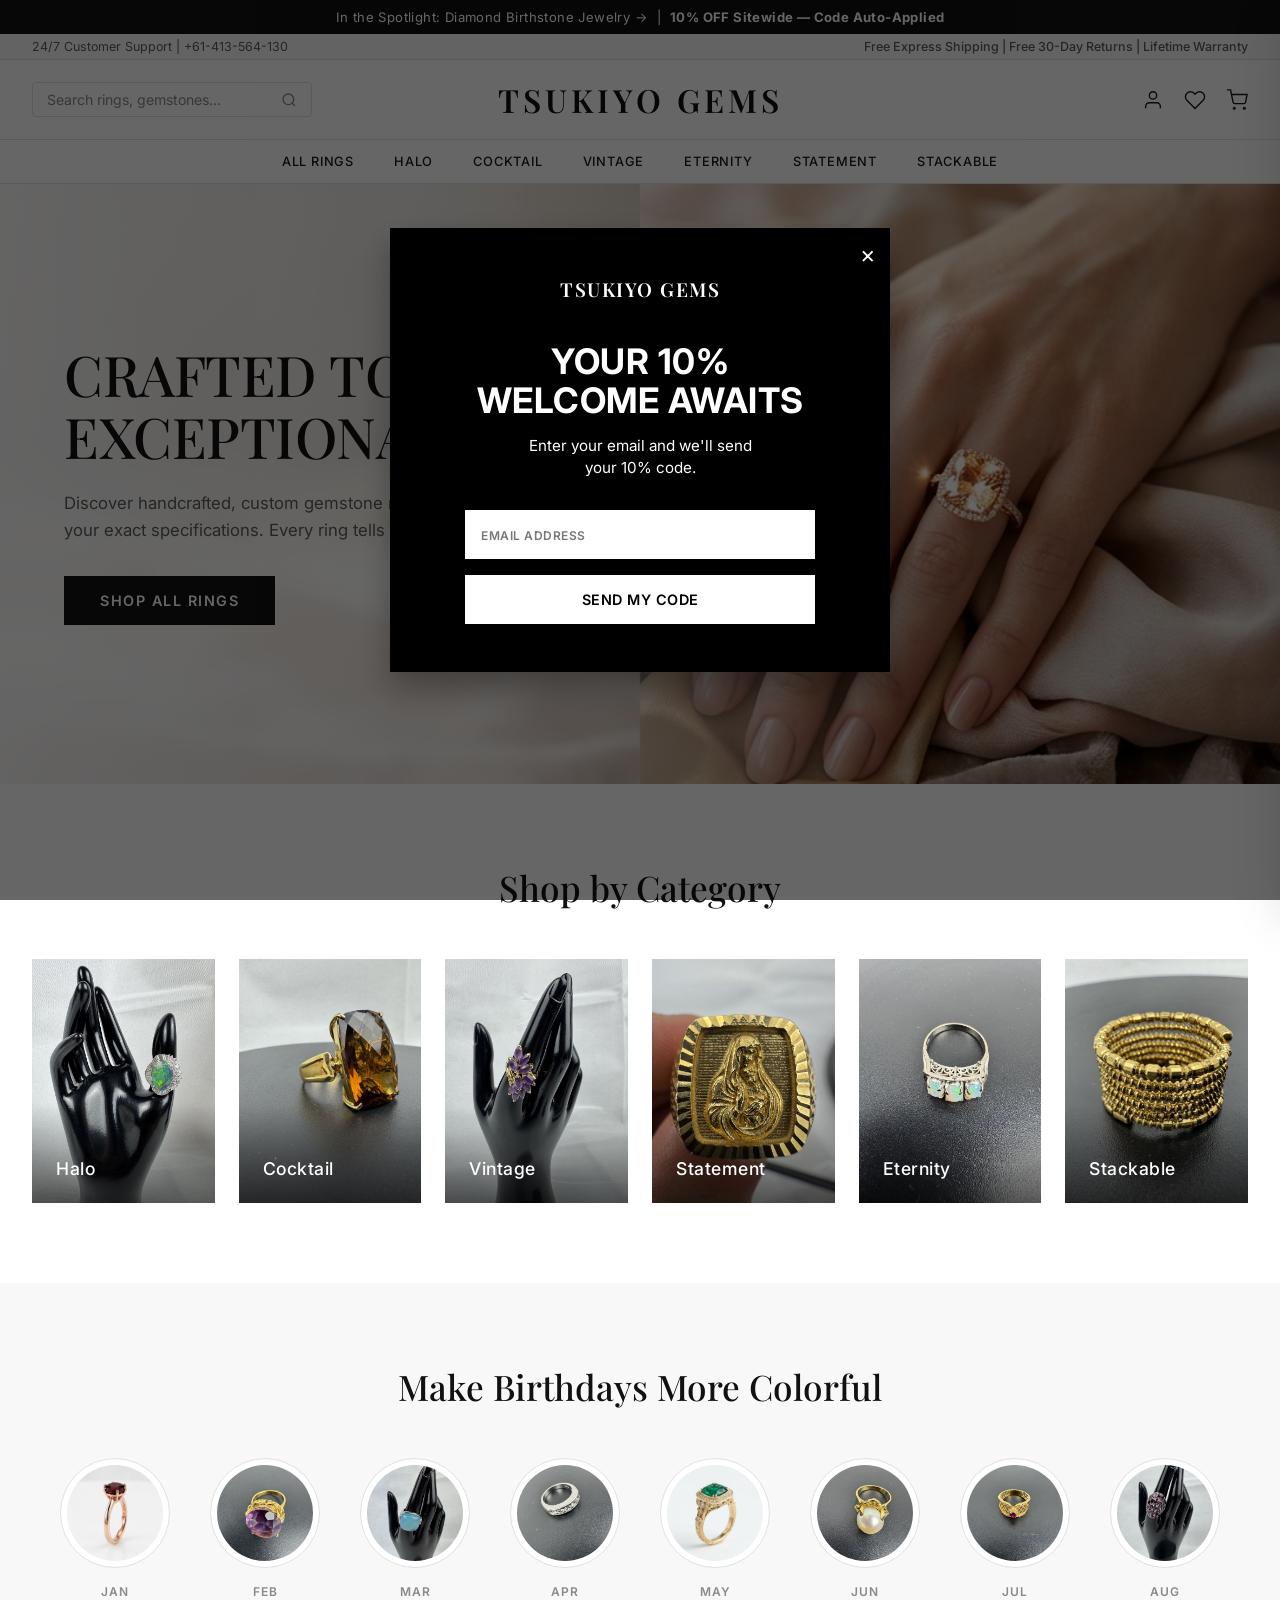
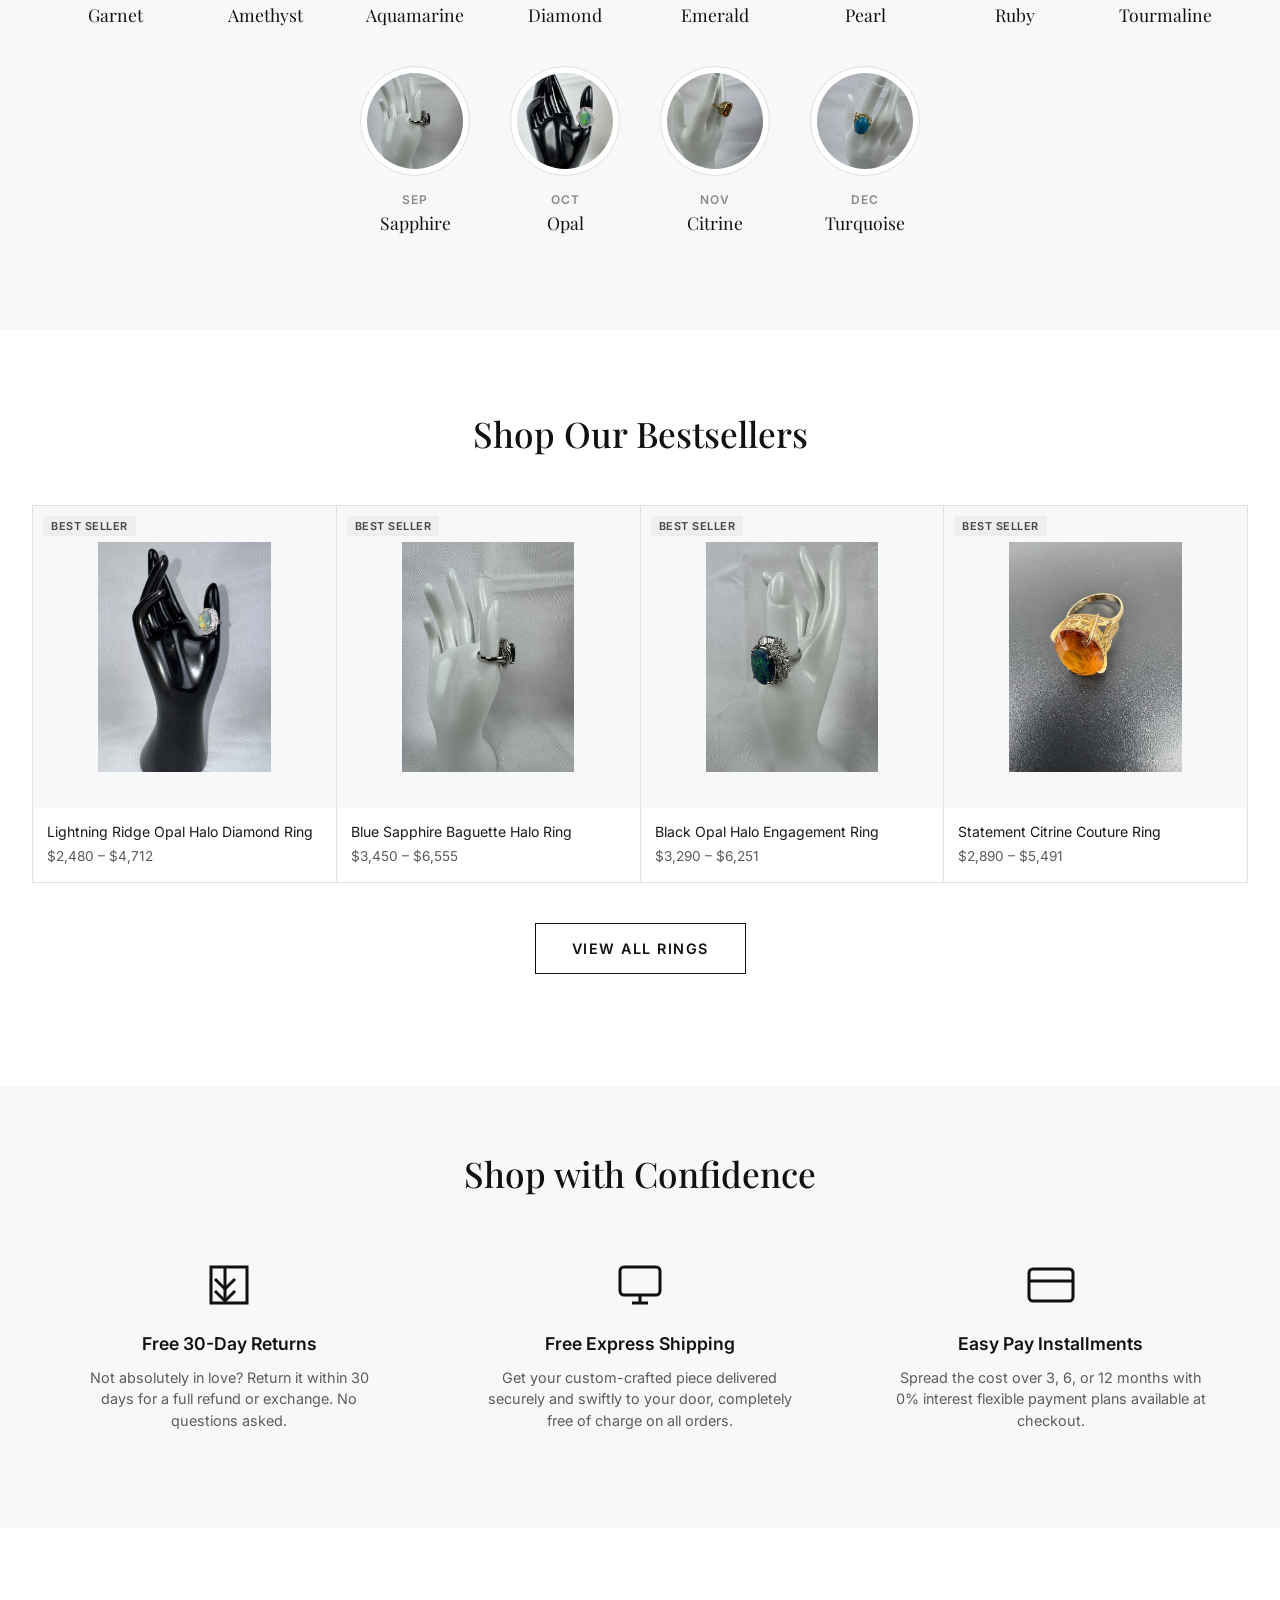
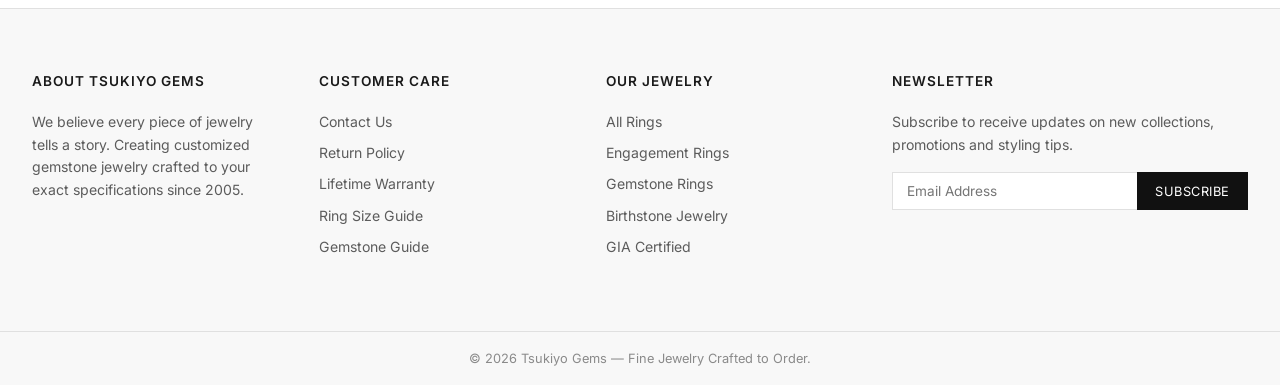
<file: index.html>
<!DOCTYPE html>
<html lang="en">

<head>
  <meta charset="UTF-8">
  <meta name="viewport" content="width=device-width, initial-scale=1.0">
  <title>Tsukiyo Gems | Fine Jewelry &amp; Estate Rings</title>
  <meta name="description"
    content="Shop our curated collection of handcrafted rings featuring Australian opals, sapphires, citrine, smoky quartz, amethyst, turquoise, pearl, signet rings, and stackable bands.">
  <link rel="preconnect" href="https://fonts.googleapis.com">
  <link rel="preconnect" href="https://fonts.gstatic.com" crossorigin>
  <link
    href="https://fonts.googleapis.com/css2?family=Inter:wght@300;400;500;600&family=Playfair+Display:wght@400;500;600&display=swap"
    rel="stylesheet">
  <link rel="stylesheet" href="styles/global.css">
  <link rel="stylesheet" href="styles/catalog.css"> <!-- Reused for product cards -->
  <link rel="stylesheet" href="styles/home.css">
  <link rel="stylesheet" href="styles/popup.css">
</head>

<body>

  <!-- Announcement Bars -->
  <div class="announcement-bar-top">
    In the Spotlight: Diamond Birthstone Jewelry &rarr; &nbsp;|&nbsp; <strong>10% OFF Sitewide — Code
      Auto-Applied</strong>
  </div>
  <div class="announcement-bar-sub">
    <span>24/7 Customer Support | +61-413-564-130</span>
    <span class="contact">Free Express Shipping | Free 30-Day Returns | Lifetime Warranty</span>
  </div>

  <!-- Header -->
  <header class="site-header">
    <div class="header-main">
      <div class="header-search">
        <input type="text" placeholder="Search rings, gemstones...">
        <svg width="16" height="16" viewBox="0 0 24 24" fill="none" stroke="currentColor" stroke-width="2">
          <circle cx="11" cy="11" r="8" />
          <line x1="21" y1="21" x2="16.65" y2="16.65" />
        </svg>
      </div>
      <div class="header-logo"><a href="index.html">TSUKIYO GEMS</a></div>
      <div class="header-icons">
        <button class="header-icon-btn" title="Account">
          <svg width="22" height="22" viewBox="0 0 24 24" fill="none" stroke="currentColor" stroke-width="1.5">
            <path d="M20 21v-2a4 4 0 0 0-4-4H8a4 4 0 0 0-4 4v2" />
            <circle cx="12" cy="7" r="4" />
          </svg>
        </button>
        <button class="header-icon-btn" title="Wishlist">
          <svg width="22" height="22" viewBox="0 0 24 24" fill="none" stroke="currentColor" stroke-width="1.5">
            <path
              d="M20.84 4.61a5.5 5.5 0 0 0-7.78 0L12 5.67l-1.06-1.06a5.5 5.5 0 0 0-7.78 7.78l1.06 1.06L12 21.23l7.78-7.78 1.06-1.06a5.5 5.5 0 0 0 0-7.78z" />
          </svg>
        </button>
        <button class="header-icon-btn" id="open-cart-btn" title="Cart">
          <svg width="22" height="22" viewBox="0 0 24 24" fill="none" stroke="currentColor" stroke-width="1.5">
            <circle cx="9" cy="21" r="1" />
            <circle cx="20" cy="21" r="1" />
            <path d="M1 1h4l2.68 13.39a2 2 0 0 0 2 1.61h9.72a2 2 0 0 0 2-1.61L23 6H6" />
          </svg>
          <span class="cart-badge" id="cart-badge-header">0</span>
        </button>
      </div>
    </div>
    <nav class="main-nav">
      <ul>
        <li><a href="catalog.html">All Rings</a></li>
        <li><a href="catalog.html?style=Halo">Halo</a></li>
        <li><a href="catalog.html?style=Cocktail">Cocktail</a></li>
        <li><a href="catalog.html?style=Vintage">Vintage</a></li>
        <li><a href="catalog.html?style=Eternity">Eternity</a></li>
        <li><a href="catalog.html?style=Statement">Statement</a></li>
        <li><a href="catalog.html?style=Stackable">Stackable</a></li>
      </ul>
    </nav>
  </header>

  <!-- Cart Drawer -->
  <div id="cart-overlay"></div>
  <div id="cart-drawer">
    <div class="cart-drawer-header">
      <h3>Your Bag</h3>
      <button class="cart-close-btn" id="close-cart-btn">&times;</button>
    </div>
    <div class="cart-drawer-sub" id="cart-count-label">0 Items</div>
    <div id="cart-items"></div>
    <div class="cart-drawer-footer">
      <div class="cart-subtotal">
        <span>Subtotal</span>
        <span id="cart-total">$0</span>
      </div>
      <button class="cart-checkout-btn">Proceed to Checkout</button>
      <span class="cart-continue-link" id="continue-shopping">Continue Shopping</span>
    </div>
  </div>

  <!-- MAIN CONTENT -->
  <main>

    <!-- Hero Section -->
    <section class="hero-section">
      <img src="assets/hero_home.png" alt="Tsukiyo Gems Luxury Rings" class="hero-bg">
      <div class="hero-overlay"></div>
      <div class="hero-content">
        <div class="hero-text-box">
          <h1 class="hero-title">CRAFTED TO BE EXCEPTIONAL</h1>
          <p class="hero-subtitle">Discover handcrafted, custom gemstone rings tailored to your exact specifications.
            Every ring tells a story.</p>
          <a href="catalog.html" class="btn-primary">Shop All Rings</a>
        </div>
      </div>
    </section>

    <!-- Shop by Category -->
    <section class="home-section">
      <h2 class="section-title">Shop by Category</h2>
      <div class="category-grid">
        <a href="catalog.html?style=Halo" class="category-card">
          <img src="assets/rings/IMG_9151.jpg" alt="Halo Rings" loading="lazy">
          <span class="category-label">Halo</span>
        </a>
        <a href="catalog.html?style=Cocktail" class="category-card">
          <img src="assets/rings/IMG_9232.jpg" alt="Cocktail Rings" loading="lazy">
          <span class="category-label">Cocktail</span>
        </a>
        <a href="catalog.html?style=Vintage" class="category-card">
          <img src="assets/rings/IMG_9209.jpg" alt="Vintage Rings" loading="lazy">
          <span class="category-label">Vintage</span>
        </a>
        <a href="catalog.html?style=Statement" class="category-card">
          <img src="assets/rings/IMG_9327.jpg" alt="Statement Rings" loading="lazy">
          <span class="category-label">Statement</span>
        </a>
        <a href="catalog.html?style=Eternity" class="category-card">
          <img src="assets/rings/IMG_9282.jpg" alt="Eternity Rings" loading="lazy">
          <span class="category-label">Eternity</span>
        </a>
        <a href="catalog.html?style=Stackable" class="category-card">
          <img src="assets/rings/IMG_9343.jpg" alt="Stackable Rings" loading="lazy">
          <span class="category-label">Stackable</span>
        </a>
      </div>
    </section>

    <!-- Birthstones Section -->
    <section class="home-section" style="background:var(--off-white); max-width:100%; padding:5rem 0;">
      <h2 class="section-title" style="margin-bottom:2rem;">Make Birthdays More Colorful</h2>
      <div class="birthstone-wrap" style="max-width:1440px; margin:0 auto;">
        <div class="birthstone-grid" id="birthstone-scroll">
          <!-- Injected via JS -->
        </div>
      </div>
    </section>

    <!-- Bestsellers -->
    <section class="home-section">
      <h2 class="section-title">Shop Our Bestsellers</h2>
      <div class="bestsellers-grid" id="bestsellers-grid">
        <!-- Injected via JS reusing catalog.js card render logic -->
      </div>
      <div style="text-align:center; margin-top:2.5rem;">
        <a href="catalog.html" class="btn-primary"
          style="background:var(--white); color:var(--black); border:1px solid var(--black)">View All Rings</a>
      </div>
    </section>

    <!-- Shop With Confidence -->
    <section class="confidence-section">
      <h2 class="section-title" style="margin-bottom:2rem;">Shop with Confidence</h2>
      <div class="confidence-grid">
        <div class="confidence-item">
          <svg class="confidence-icon" viewBox="0 0 24 24" fill="none" stroke="currentColor" stroke-width="1.5">
            <path d="M5 9l5 5 5-5" />
            <path d="M5 15l5 5 5-5" />
            <path d="M10 3v16" />
            <path d="M21 3v18H3V3z" />
          </svg>
          <h3 class="confidence-title">Free 30-Day Returns</h3>
          <p class="confidence-text">Not absolutely in love? Return it within 30 days for a full refund or exchange. No
            questions asked.</p>
        </div>
        <div class="confidence-item">
          <svg class="confidence-icon" viewBox="0 0 24 24" fill="none" stroke="currentColor" stroke-width="1.5">
            <rect x="2" y="3" width="20" height="14" rx="2" ry="2" />
            <line x1="8" y1="21" x2="16" y2="21" />
            <line x1="12" y1="17" x2="12" y2="21" />
          </svg>
          <h3 class="confidence-title">Free Express Shipping</h3>
          <p class="confidence-text">Get your custom-crafted piece delivered securely and swiftly to your door,
            completely free of charge on all orders.</p>
        </div>
        <div class="confidence-item">
          <svg class="confidence-icon" viewBox="0 0 24 24" fill="none" stroke="currentColor" stroke-width="1.5">
            <rect x="1" y="4" width="22" height="16" rx="2" ry="2" />
            <line x1="1" y1="10" x2="23" y2="10" />
          </svg>
          <h3 class="confidence-title">Easy Pay Installments</h3>
          <p class="confidence-text">Spread the cost over 3, 6, or 12 months with 0% interest flexible payment plans
            available at checkout.</p>
        </div>
      </div>
    </section>

  </main>

  <!-- Footer -->
  <footer class="site-footer">
    <div class="footer-top">
      <div class="footer-col">
        <h4>About Tsukiyo Gems</h4>
        <p>We believe every piece of jewelry tells a story. Creating customized gemstone jewelry crafted to your exact
          specifications since 2005.</p>
      </div>
      <div class="footer-col">
        <h4>Customer Care</h4>
        <ul>
          <li><a href="#">Contact Us</a></li>
          <li><a href="#">Return Policy</a></li>
          <li><a href="#">Lifetime Warranty</a></li>
          <li><a href="#">Ring Size Guide</a></li>
          <li><a href="#">Gemstone Guide</a></li>
        </ul>
      </div>
      <div class="footer-col">
        <h4>Our Jewelry</h4>
        <ul>
          <li><a href="catalog.html">All Rings</a></li>
          <li><a href="catalog.html?style=Engagement">Engagement Rings</a></li>
          <li><a href="#">Gemstone Rings</a></li>
          <li><a href="#">Birthstone Jewelry</a></li>
          <li><a href="#">GIA Certified</a></li>
        </ul>
      </div>
      <div class="footer-col">
        <h4>Newsletter</h4>
        <p>Subscribe to receive updates on new collections, promotions and styling tips.</p>
        <div class="newsletter-form">
          <input type="email" placeholder="Email Address">
          <button type="button">Subscribe</button>
        </div>
      </div>
    </div>
    <div class="footer-bottom">
      <p>&copy; 2026 Tsukiyo Gems — Fine Jewelry Crafted to Order.</p>
    </div>
  </footer>

  <!-- Welcome Popup Overlay -->
  <div class="welcome-popup-overlay" id="welcome-popup">
    <div class="welcome-popup-content">
      <button class="welcome-popup-close" id="welcome-popup-close">&times;</button>
      <div class="welcome-popup-brand">TSUKIYO GEMS</div>
      <div class="welcome-popup-title">YOUR 10%<br>WELCOME AWAITS</div>
      <div class="welcome-popup-subtitle">Enter your email and we'll send<br>your 10% code.</div>
      <div class="welcome-popup-form">
        <div class="welcome-popup-input-group">
          <input type="email" class="welcome-popup-input" placeholder="EMAIL ADDRESS" id="welcome-email">
        </div>
        <button class="welcome-popup-btn" id="welcome-send-btn">SEND MY CODE</button>
        <div class="welcome-popup-msg" id="welcome-msg">Code sent securely to your email!</div>
      </div>
    </div>
  </div>

  <!-- Scripts -->
  <script src="js/data.js"></script>
  <script src="js/utils.js"></script>
  <script src="js/cart.js"></script>
  <script>
    // Open / Close Cart Logic globally
    document.getElementById('open-cart-btn').addEventListener('click', openCartDrawer);
    document.getElementById('close-cart-btn').addEventListener('click', closeCartDrawer);
    document.getElementById('continue-shopping').addEventListener('click', closeCartDrawer);

    // Welcome Popup Logic
    document.addEventListener("DOMContentLoaded", () => {
      if (!localStorage.getItem('tsukiyo_welcome_shown')) {
        setTimeout(() => {
          document.getElementById('welcome-popup').classList.add('show');
        }, 1500); // slight delay before showing
      }

      const popup = document.getElementById('welcome-popup');
      const closeBtn = document.getElementById('welcome-popup-close');
      const sendBtn = document.getElementById('welcome-send-btn');
      const msg = document.getElementById('welcome-msg');

      // Function to close popup and mark as shown
      const dismissPopup = () => {
        popup.classList.remove('show');
        localStorage.setItem('tsukiyo_welcome_shown', 'true');
      };

      closeBtn.addEventListener('click', dismissPopup);

      // Close on click outside modal
      popup.addEventListener('click', (e) => {
        if (e.target === popup) dismissPopup();
      });

      sendBtn.addEventListener('click', () => {
        const email = document.getElementById('welcome-email').value;
        if (email.trim() !== '') {
          msg.style.display = 'block';
          sendBtn.innerText = 'SENT!';
          setTimeout(dismissPopup, 2500); // auto-close after 2.5s
        } else {
          alert("Please enter a valid email address.");
        }
      });
    });

    // Load Birthstones — using real product photos
    const birthstones = [
      { month: 'Jan', gem: 'Garnet',     img: 'assets/ring_garnet_1775175264227.png' },
      { month: 'Feb', gem: 'Amethyst',   img: 'assets/rings/IMG_9271.jpg' },
      { month: 'Mar', gem: 'Aquamarine', img: 'assets/rings/IMG_9185.jpg' },
      { month: 'Apr', gem: 'Diamond',    img: 'assets/rings/IMG_9295.jpg' },
      { month: 'May', gem: 'Emerald',    img: 'assets/ring_emerald_1775173397022.png' },
      { month: 'Jun', gem: 'Pearl',      img: 'assets/rings/IMG_9272.jpg' },
      { month: 'Jul', gem: 'Ruby',       img: 'assets/rings/IMG_9336.jpg' },
      { month: 'Aug', gem: 'Tourmaline', img: 'assets/rings/IMG_9283.jpg' },
      { month: 'Sep', gem: 'Sapphire',   img: 'assets/rings/IMG_9145.jpg' },
      { month: 'Oct', gem: 'Opal',       img: 'assets/rings/IMG_9151.jpg' },
      { month: 'Nov', gem: 'Citrine',    img: 'assets/rings/IMG_9190.jpg' },
      { month: 'Dec', gem: 'Turquoise',  img: 'assets/rings/IMG_9257.jpg' }
    ];

    const bsScroll = document.getElementById('birthstone-scroll');
    bsScroll.innerHTML = birthstones.map(b => `
    <a href="catalog.html?gemstone=${encodeURIComponent(b.gem)}" class="birthstone-item">
      <div class="birthstone-circle"><img src="${b.img}" alt="${b.gem}"></div>
      <div class="birthstone-details">
        <span class="birthstone-month">${b.month}</span>
        <span class="birthstone-name">${b.gem}</span>
      </div>
    </a>
  `).join('');



    // Load Bestsellers (top 4 ratings)
    const bestsellers = [...RINGS].sort((a, b) => b.rating - a.rating).slice(0, 4);
    const bsGrid = document.getElementById('bestsellers-grid');

    // Reused product card render logic from catalog.js
    bsGrid.innerHTML = bestsellers.map(ring => {
      const minPrice = formatPrice(ring.basePrice);
      const maxPrice = formatPrice(Math.round(ring.basePrice * 1.9));
      const swatchDots = ring.swatchColors.slice(0, 4).map((c, i) =>
        `<div class="swatch-dot ${i === 0 ? 'active' : ''}" style="background:${c}" data-idx="${i}"></div>`
      ).join('');

      return `
      <div class="product-card" onclick="window.location.href='product.html?id=${ring.id}'" style="cursor:pointer">
        <div class="product-card-inner">
          <div class="product-img-wrapper">
            <span class="product-badge badge-best">Best Seller</span>
            <button class="product-wishlist" onclick="event.stopPropagation()"><svg width="17" height="17" viewBox="0 0 24 24" fill="none" stroke="currentColor" stroke-width="1.8"><path d="M20.84 4.61a5.5 5.5 0 0 0-7.78 0L12 5.67l-1.06-1.06a5.5 5.5 0 0 0-7.78 7.78l1.06 1.06L12 21.23l7.78-7.78 1.06-1.06a5.5 5.5 0 0 0 0-7.78z"/></svg></button>
            <img class="product-img-primary" src="${ring.images[0]}" alt="${ring.name}">
            <img class="product-img-hover" src="${ring.images[1] || ring.images[0]}" alt="${ring.name}">
            <div class="product-swatches" onclick="event.stopPropagation()">${swatchDots}</div>
          </div>
          <div class="product-info">
            <p class="product-name">${ring.name}</p>
            <p class="product-price-range">${minPrice} – ${maxPrice}</p>
          </div>
        </div>
      </div>
    `;
    }).join('');
  </script>
</body>

</html>
</file>
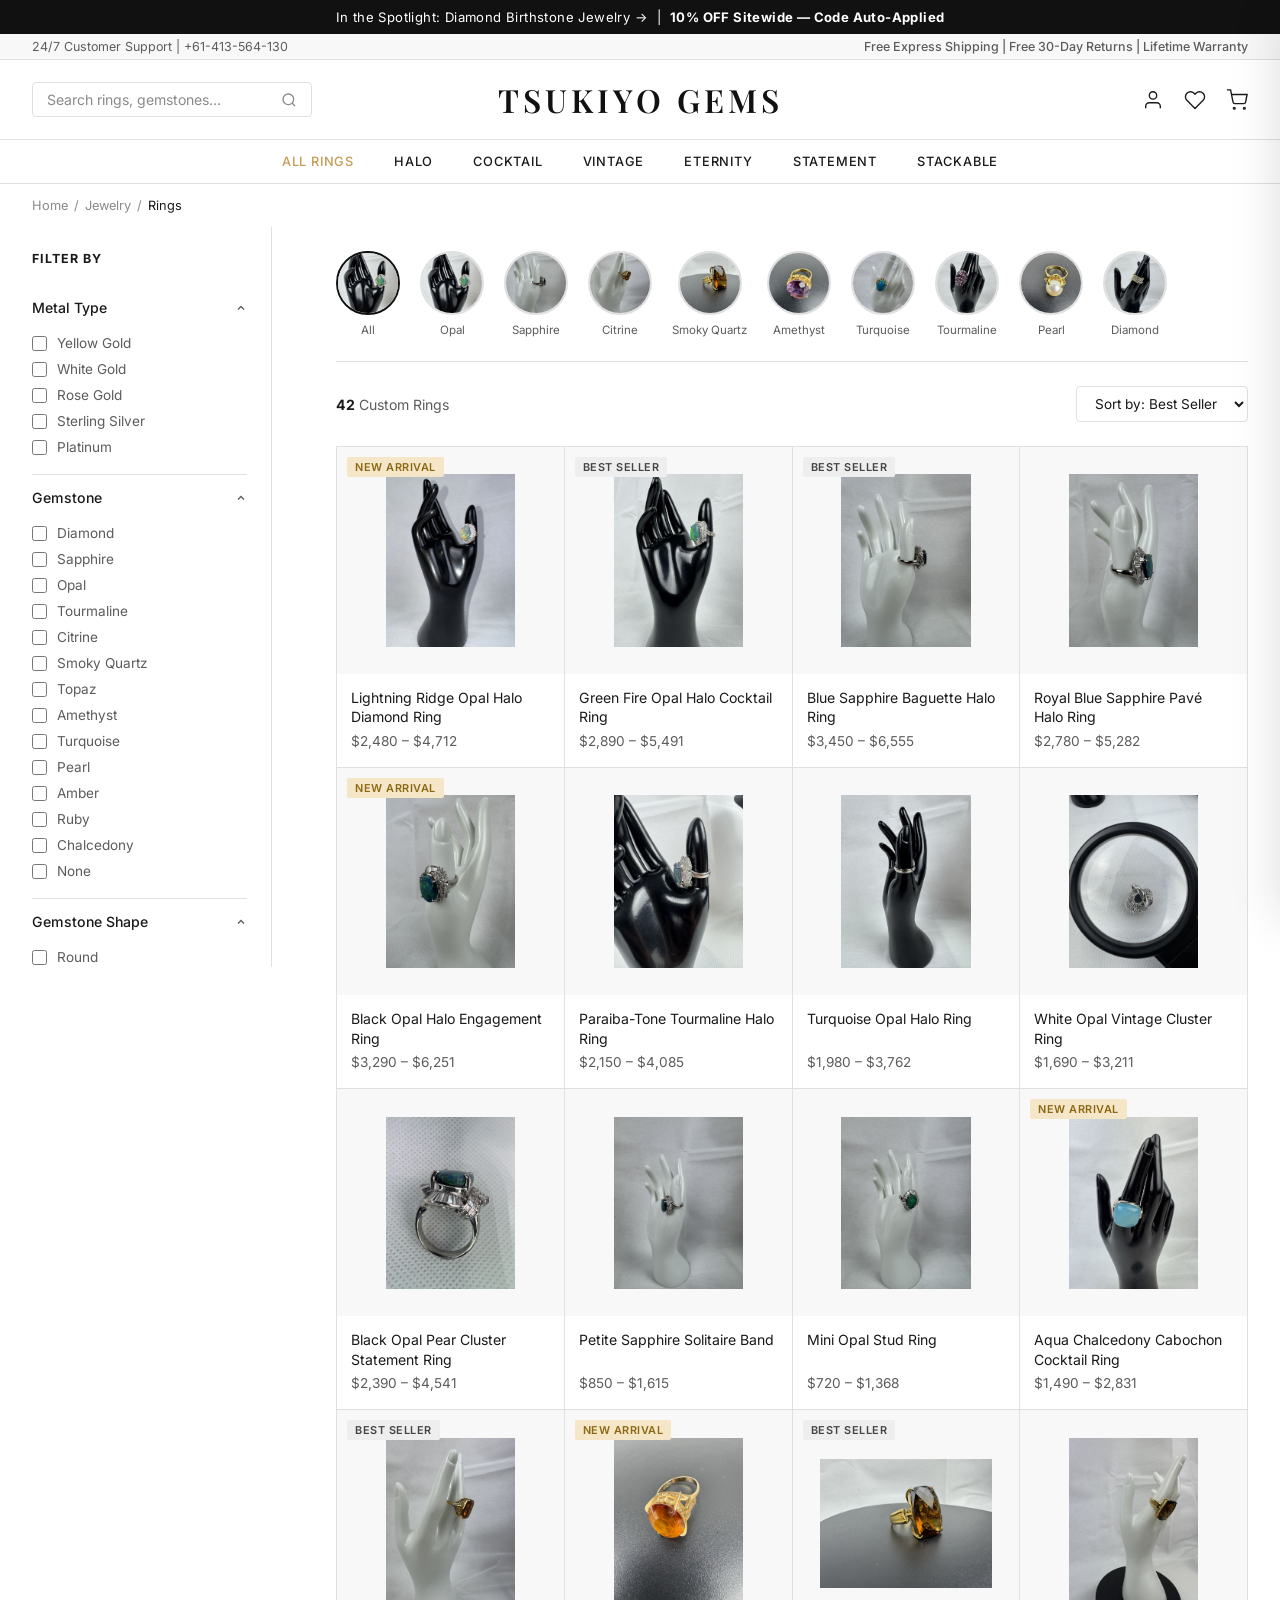
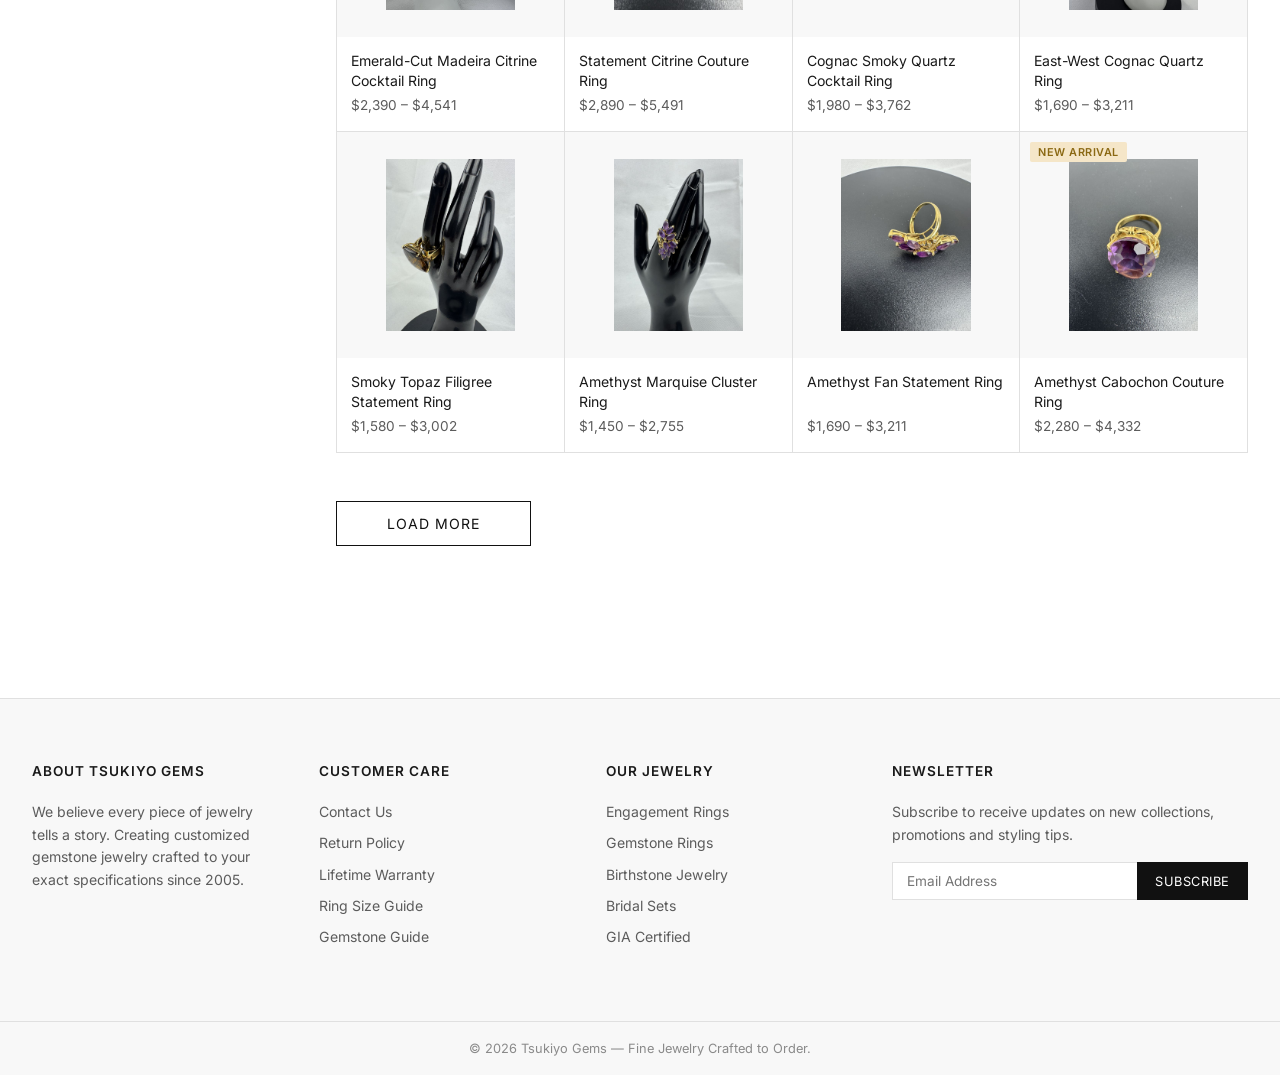
<file: catalog.html>
<!DOCTYPE html>
<html lang="en">

<head>
  <meta charset="UTF-8">
  <meta name="viewport" content="width=device-width, initial-scale=1.0">
  <title>Rings | Custom Fine Jewelry — Tsukiyo Gems</title>
  <meta name="description"
    content="Browse our handcrafted ring collection featuring Australian opals, sapphires, citrine, smoky quartz, amethyst, turquoise, pearl and more. Filter by metal, shape, style and price.">
  <link rel="preconnect" href="https://fonts.googleapis.com">
  <link rel="preconnect" href="https://fonts.gstatic.com" crossorigin>
  <link
    href="https://fonts.googleapis.com/css2?family=Inter:wght@300;400;500;600&family=Playfair+Display:wght@400;500;600&display=swap"
    rel="stylesheet">
  <link rel="stylesheet" href="styles/global.css">
  <link rel="stylesheet" href="styles/catalog.css">
</head>

<body>

  <!-- Announcement Bars -->
  <div class="announcement-bar-top">
    In the Spotlight: Diamond Birthstone Jewelry &rarr; &nbsp;|&nbsp; <strong>10% OFF Sitewide — Code
      Auto-Applied</strong>
  </div>
  <div class="announcement-bar-sub">
    <span>24/7 Customer Support | +61-413-564-130</span>
    <span class="contact">Free Express Shipping | Free 30-Day Returns | Lifetime Warranty</span>
  </div>

  <!-- Header -->
  <header class="site-header">
    <div class="header-main">
      <div class="header-search">
        <input type="text" placeholder="Search rings, gemstones..." id="search-input">
        <svg width="16" height="16" viewBox="0 0 24 24" fill="none" stroke="currentColor" stroke-width="2">
          <circle cx="11" cy="11" r="8" />
          <line x1="21" y1="21" x2="16.65" y2="16.65" />
        </svg>
      </div>
      <div class="header-logo"><a href="index.html">TSUKIYO GEMS</a></div>
      <div class="header-icons">
        <button class="header-icon-btn" title="Account">
          <svg width="22" height="22" viewBox="0 0 24 24" fill="none" stroke="currentColor" stroke-width="1.5">
            <path d="M20 21v-2a4 4 0 0 0-4-4H8a4 4 0 0 0-4 4v2" />
            <circle cx="12" cy="7" r="4" />
          </svg>
        </button>
        <button class="header-icon-btn" title="Wishlist">
          <svg width="22" height="22" viewBox="0 0 24 24" fill="none" stroke="currentColor" stroke-width="1.5">
            <path
              d="M20.84 4.61a5.5 5.5 0 0 0-7.78 0L12 5.67l-1.06-1.06a5.5 5.5 0 0 0-7.78 7.78l1.06 1.06L12 21.23l7.78-7.78 1.06-1.06a5.5 5.5 0 0 0 0-7.78z" />
          </svg>
        </button>
        <button class="header-icon-btn" id="open-cart-btn" title="Cart">
          <svg width="22" height="22" viewBox="0 0 24 24" fill="none" stroke="currentColor" stroke-width="1.5">
            <circle cx="9" cy="21" r="1" />
            <circle cx="20" cy="21" r="1" />
            <path d="M1 1h4l2.68 13.39a2 2 0 0 0 2 1.61h9.72a2 2 0 0 0 2-1.61L23 6H6" />
          </svg>
          <span class="cart-badge" id="cart-badge-header">0</span>
        </button>
      </div>
    </div>
    <nav class="main-nav">
      <ul>
        <li><a href="catalog.html" class="active">All Rings</a></li>
        <li><a href="catalog.html?style=Halo">Halo</a></li>
        <li><a href="catalog.html?style=Cocktail">Cocktail</a></li>
        <li><a href="catalog.html?style=Vintage">Vintage</a></li>
        <li><a href="catalog.html?style=Eternity">Eternity</a></li>
        <li><a href="catalog.html?style=Statement">Statement</a></li>
        <li><a href="catalog.html?style=Stackable">Stackable</a></li>
      </ul>
    </nav>
  </header>

  <!-- Cart Drawer -->
  <div id="cart-overlay"></div>
  <div id="cart-drawer">
    <div class="cart-drawer-header">
      <h3>Your Bag</h3>
      <button class="cart-close-btn" id="close-cart-btn">&times;</button>
    </div>
    <div class="cart-drawer-sub" id="cart-count-label">0 Items</div>
    <div id="cart-items"></div>
    <div class="cart-drawer-footer">
      <div class="cart-subtotal">
        <span>Subtotal</span>
        <span id="cart-total">$0</span>
      </div>
      <button class="cart-checkout-btn">Proceed to Checkout</button>
      <span class="cart-continue-link" id="continue-shopping">Continue Shopping</span>
    </div>
  </div>

  <!-- Main Catalog Layout -->
  <div style="max-width:1440px;margin:0 auto;padding:0 2rem;">
    <!-- Breadcrumb -->
    <div class="breadcrumb">
      <a href="catalog.html">Home</a> /
      <a href="catalog.html">Jewelry</a> /
      <span>Rings</span>
    </div>
  </div>

  <div class="catalog-page">
    <!-- Sidebar -->
    <aside class="catalog-sidebar">
      <div id="sidebar-filters"></div>
    </aside>

    <!-- Main Content -->
    <main class="catalog-main">
      <!-- Gem Category Row -->
      <div class="gem-categories" id="gem-categories"></div>

      <!-- Toolbar -->
      <div class="catalog-toolbar">
        <p class="result-count" id="result-count"><strong>—</strong> Custom Rings</p>
        <select id="sort-select" class="sort-dropdown">
          <option value="featured">Sort by: Best Seller</option>
          <option value="new">New Arrival</option>
          <option value="price-asc">Price: Low to High</option>
          <option value="price-desc">Price: High to Low</option>
          <option value="rating">Customer Rating</option>
        </select>
      </div>

      <!-- Product Grid -->
      <div class="product-grid" id="product-grid"></div>

      <!-- Load More -->
      <div class="load-more-wrap">
        <button class="load-more-btn" id="load-more-btn">Load More</button>
      </div>
    </main>
  </div>

  <!-- Footer -->
  <footer class="site-footer">
    <div class="footer-top">
      <div class="footer-col">
        <h4>About Tsukiyo Gems</h4>
        <p>We believe every piece of jewelry tells a story. Creating customized gemstone jewelry crafted to your exact
          specifications since 2005.</p>
      </div>
      <div class="footer-col">
        <h4>Customer Care</h4>
        <ul>
          <li><a href="#">Contact Us</a></li>
          <li><a href="#">Return Policy</a></li>
          <li><a href="#">Lifetime Warranty</a></li>
          <li><a href="#">Ring Size Guide</a></li>
          <li><a href="#">Gemstone Guide</a></li>
        </ul>
      </div>
      <div class="footer-col">
        <h4>Our Jewelry</h4>
        <ul>
          <li><a href="#">Engagement Rings</a></li>
          <li><a href="#">Gemstone Rings</a></li>
          <li><a href="#">Birthstone Jewelry</a></li>
          <li><a href="#">Bridal Sets</a></li>
          <li><a href="#">GIA Certified</a></li>
        </ul>
      </div>
      <div class="footer-col">
        <h4>Newsletter</h4>
        <p>Subscribe to receive updates on new collections, promotions and styling tips.</p>
        <div class="newsletter-form">
          <input type="email" placeholder="Email Address">
          <button type="button">Subscribe</button>
        </div>
      </div>
    </div>
    <div class="footer-bottom">
      <p>&copy; 2026 Tsukiyo Gems — Fine Jewelry Crafted to Order.</p>
    </div>
  </footer>

  <script src="js/data.js"></script>
  <script src="js/utils.js"></script>
  <script src="js/cart.js"></script>
  <script src="js/catalog.js"></script>
  <script>
    // Cart open/close events
    document.getElementById('open-cart-btn').addEventListener('click', openCartDrawer);
    document.getElementById('close-cart-btn').addEventListener('click', closeCartDrawer);
    document.getElementById('continue-shopping').addEventListener('click', closeCartDrawer);
    // Search
    document.getElementById('search-input').addEventListener('input', function () {
      const q = this.value.toLowerCase().trim();
      if (!q) { window.dispatchEvent(new Event('search-clear')); return; }
      document.querySelectorAll('.product-card').forEach(card => {
        const name = card.querySelector('.product-name')?.textContent.toLowerCase() || '';
        card.style.display = name.includes(q) ? '' : 'none';
      });
    });
  </script>
</body>

</html>
</file>
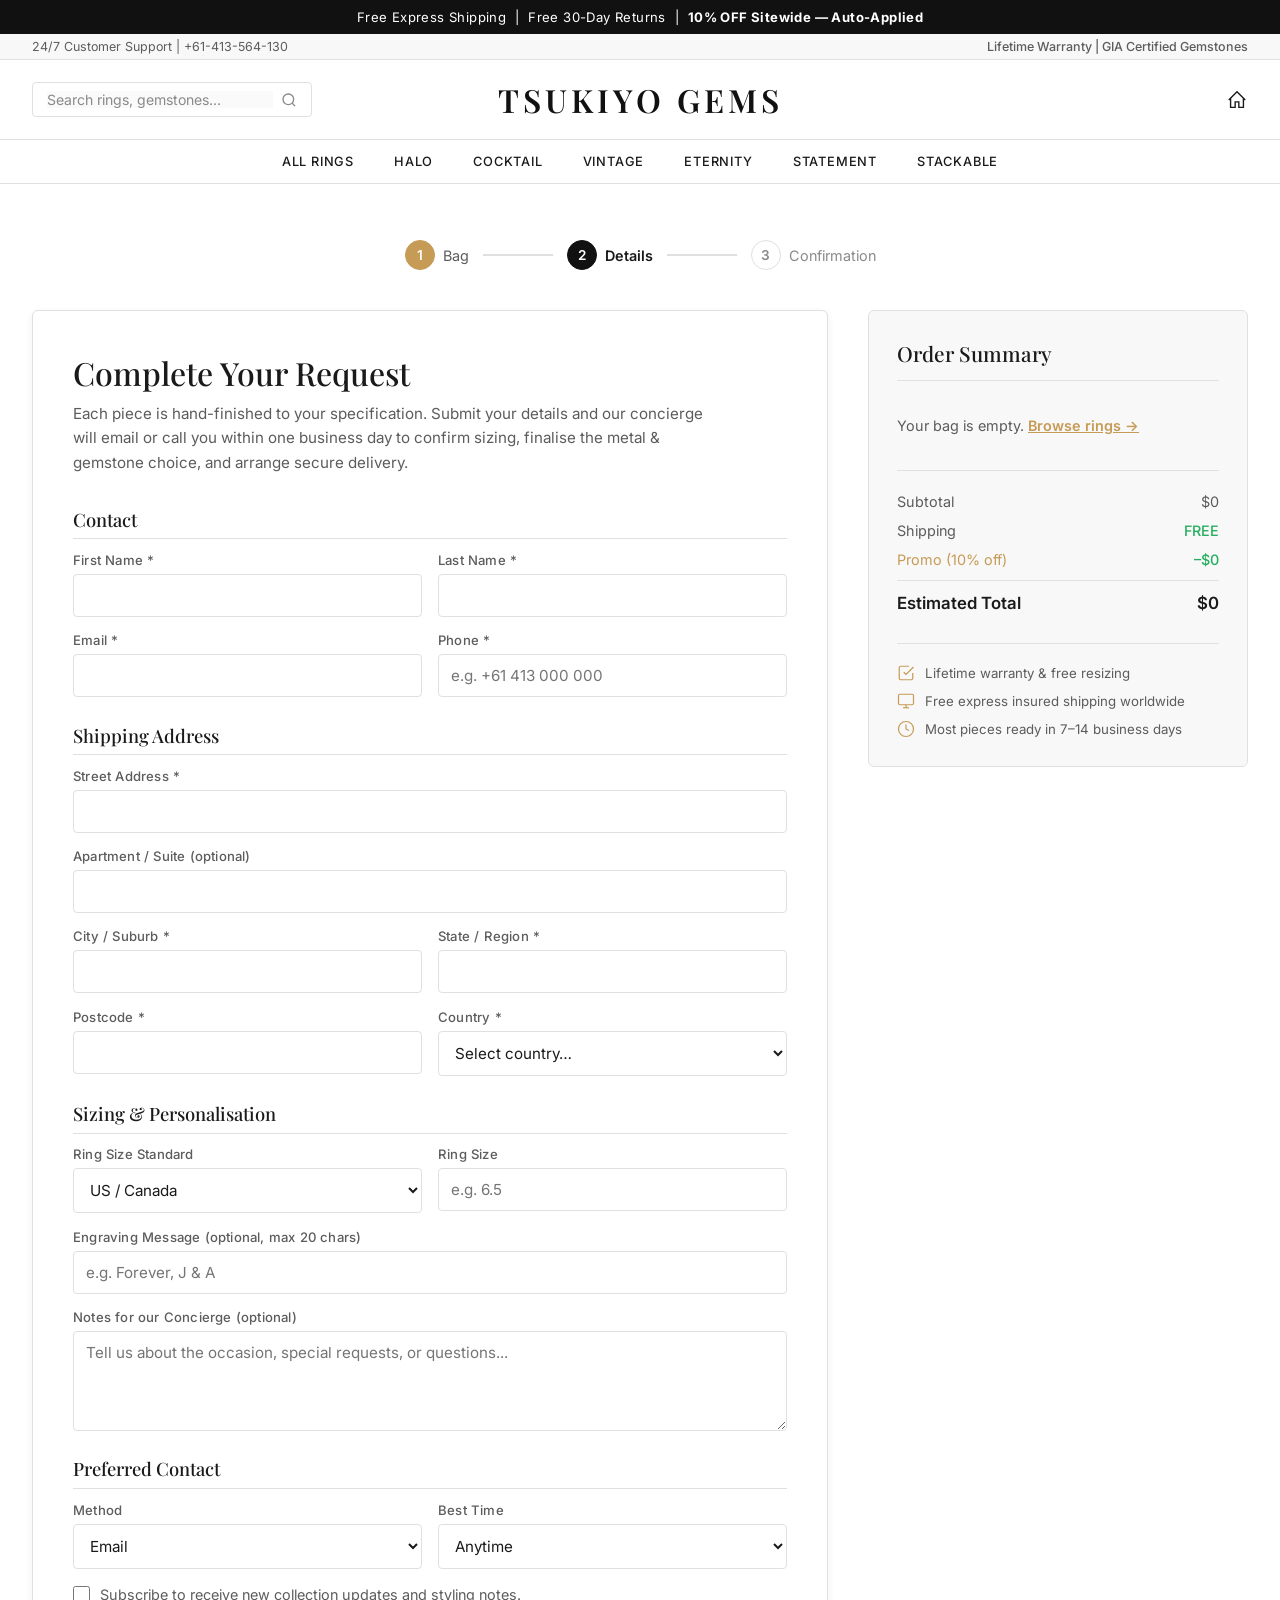
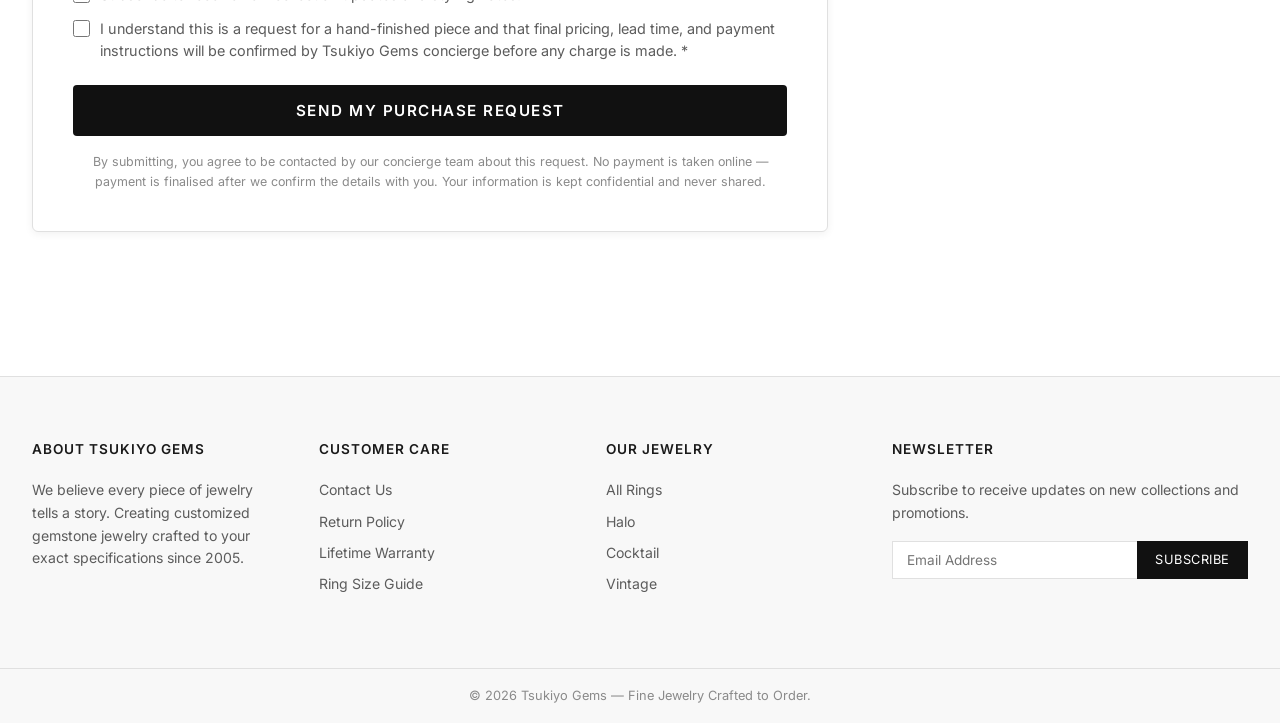
<file: checkout.html>
<!DOCTYPE html>
<html lang="en">

<head>
  <meta charset="UTF-8">
  <meta name="viewport" content="width=device-width, initial-scale=1.0">
  <title>Checkout | Tsukiyo Gems</title>
  <meta name="description"
    content="Complete your purchase request. We'll review and contact you within one business day.">
  <link rel="preconnect" href="https://fonts.googleapis.com">
  <link rel="preconnect" href="https://fonts.gstatic.com" crossorigin>
  <link
    href="https://fonts.googleapis.com/css2?family=Inter:wght@300;400;500;600&family=Playfair+Display:wght@400;500;600&display=swap"
    rel="stylesheet">
  <link rel="stylesheet" href="styles/global.css">
  <link rel="stylesheet" href="styles/checkout.css">
</head>

<body>

  <!-- Announcement Bars -->
  <div class="announcement-bar-top">
    Free Express Shipping &nbsp;|&nbsp; Free 30-Day Returns &nbsp;|&nbsp; <strong>10% OFF Sitewide —
      Auto-Applied</strong>
  </div>
  <div class="announcement-bar-sub">
    <span>24/7 Customer Support | +61-413-564-130</span>
    <span class="contact">Lifetime Warranty | GIA Certified Gemstones</span>
  </div>

  <!-- Header -->
  <header class="site-header">
    <div class="header-main">
      <div class="header-search">
        <input type="text" placeholder="Search rings, gemstones..." disabled>
        <svg width="16" height="16" viewBox="0 0 24 24" fill="none" stroke="currentColor" stroke-width="2">
          <circle cx="11" cy="11" r="8" />
          <line x1="21" y1="21" x2="16.65" y2="16.65" />
        </svg>
      </div>
      <div class="header-logo"><a href="index.html">TSUKIYO GEMS</a></div>
      <div class="header-icons">
        <a class="header-icon-btn" href="index.html" title="Home" style="text-decoration:none">
          <svg width="22" height="22" viewBox="0 0 24 24" fill="none" stroke="currentColor" stroke-width="1.5">
            <path d="M3 12l9-9 9 9"/>
            <path d="M5 10v10h5v-6h4v6h5V10"/>
          </svg>
        </a>
      </div>
    </div>
    <nav class="main-nav">
      <ul>
        <li><a href="catalog.html">All Rings</a></li>
        <li><a href="catalog.html?style=Halo">Halo</a></li>
        <li><a href="catalog.html?style=Cocktail">Cocktail</a></li>
        <li><a href="catalog.html?style=Vintage">Vintage</a></li>
        <li><a href="catalog.html?style=Eternity">Eternity</a></li>
        <li><a href="catalog.html?style=Statement">Statement</a></li>
        <li><a href="catalog.html?style=Stackable">Stackable</a></li>
      </ul>
    </nav>
  </header>

  <!-- Checkout Layout -->
  <div class="checkout-page">
    <div class="checkout-progress">
      <div class="step done"><span>1</span><label>Bag</label></div>
      <div class="step-line"></div>
      <div class="step active"><span>2</span><label>Details</label></div>
      <div class="step-line"></div>
      <div class="step"><span>3</span><label>Confirmation</label></div>
    </div>

    <div class="checkout-grid">

      <!-- LEFT: Form -->
      <section class="checkout-form-card">
        <h1 class="checkout-title">Complete Your Request</h1>
        <p class="checkout-subtitle">
          Each piece is hand-finished to your specification. Submit your details and our concierge will email or call
          you within one business day to confirm sizing, finalise the metal &amp; gemstone choice, and arrange secure
          delivery.
        </p>

        <form id="checkout-form" autocomplete="on" novalidate>

          <h2 class="form-section-title">Contact</h2>
          <div class="form-row two-col">
            <div class="form-field">
              <label for="firstName">First Name *</label>
              <input id="firstName" name="firstName" type="text" required autocomplete="given-name">
            </div>
            <div class="form-field">
              <label for="lastName">Last Name *</label>
              <input id="lastName" name="lastName" type="text" required autocomplete="family-name">
            </div>
          </div>
          <div class="form-row two-col">
            <div class="form-field">
              <label for="email">Email *</label>
              <input id="email" name="email" type="email" required autocomplete="email">
            </div>
            <div class="form-field">
              <label for="phone">Phone *</label>
              <input id="phone" name="phone" type="tel" required autocomplete="tel"
                     placeholder="e.g. +61 413 000 000">
            </div>
          </div>

          <h2 class="form-section-title">Shipping Address</h2>
          <div class="form-row">
            <div class="form-field">
              <label for="address1">Street Address *</label>
              <input id="address1" name="address1" type="text" required autocomplete="address-line1">
            </div>
          </div>
          <div class="form-row">
            <div class="form-field">
              <label for="address2">Apartment / Suite (optional)</label>
              <input id="address2" name="address2" type="text" autocomplete="address-line2">
            </div>
          </div>
          <div class="form-row two-col">
            <div class="form-field">
              <label for="city">City / Suburb *</label>
              <input id="city" name="city" type="text" required autocomplete="address-level2">
            </div>
            <div class="form-field">
              <label for="region">State / Region *</label>
              <input id="region" name="region" type="text" required autocomplete="address-level1">
            </div>
          </div>
          <div class="form-row two-col">
            <div class="form-field">
              <label for="postcode">Postcode *</label>
              <input id="postcode" name="postcode" type="text" required autocomplete="postal-code">
            </div>
            <div class="form-field">
              <label for="country">Country *</label>
              <select id="country" name="country" required autocomplete="country-name">
                <option value="">Select country…</option>
                <option>Australia</option>
                <option>New Zealand</option>
                <option>United States</option>
                <option>United Kingdom</option>
                <option>Canada</option>
                <option>Singapore</option>
                <option>Hong Kong</option>
                <option>Other</option>
              </select>
            </div>
          </div>

          <h2 class="form-section-title">Sizing &amp; Personalisation</h2>
          <div class="form-row two-col">
            <div class="form-field">
              <label for="sizeCountry">Ring Size Standard</label>
              <select id="sizeCountry" name="sizeCountry">
                <option>US / Canada</option>
                <option>UK / Australia</option>
                <option>European</option>
                <option>Asian</option>
                <option>Not sure — please advise</option>
              </select>
            </div>
            <div class="form-field">
              <label for="ringSize">Ring Size</label>
              <input id="ringSize" name="ringSize" type="text"
                     placeholder="e.g. 6.5">
            </div>
          </div>
          <div class="form-row">
            <div class="form-field">
              <label for="engraving">Engraving Message (optional, max 20 chars)</label>
              <input id="engraving" name="engraving" type="text" maxlength="20"
                     placeholder="e.g. Forever, J &amp; A">
            </div>
          </div>
          <div class="form-row">
            <div class="form-field">
              <label for="notes">Notes for our Concierge (optional)</label>
              <textarea id="notes" name="notes" rows="4"
                        placeholder="Tell us about the occasion, special requests, or questions..."></textarea>
            </div>
          </div>

          <h2 class="form-section-title">Preferred Contact</h2>
          <div class="form-row two-col">
            <div class="form-field">
              <label for="contactMethod">Method</label>
              <select id="contactMethod" name="contactMethod">
                <option>Email</option>
                <option>Phone Call</option>
                <option>SMS</option>
              </select>
            </div>
            <div class="form-field">
              <label for="contactTime">Best Time</label>
              <select id="contactTime" name="contactTime">
                <option>Anytime</option>
                <option>Morning (9am–12pm)</option>
                <option>Afternoon (12pm–5pm)</option>
                <option>Evening (5pm–8pm)</option>
              </select>
            </div>
          </div>

          <label class="form-check">
            <input type="checkbox" id="newsletter" name="newsletter">
            Subscribe to receive new collection updates and styling notes.
          </label>

          <label class="form-check">
            <input type="checkbox" id="agree" name="agree" required>
            I understand this is a request for a hand-finished piece and that final pricing, lead time, and payment
            instructions will be confirmed by Tsukiyo Gems concierge before any charge is made. *
          </label>

          <button type="submit" class="checkout-submit-btn" id="checkout-submit">
            Send My Purchase Request
          </button>

          <p class="checkout-disclaimer">
            By submitting, you agree to be contacted by our concierge team about this request. No payment is taken
            online — payment is finalised after we confirm the details with you. Your information is kept confidential
            and never shared.
          </p>
        </form>
      </section>

      <!-- RIGHT: Order Summary -->
      <aside class="checkout-summary">
        <div class="summary-card">
          <h2 class="summary-title">Order Summary</h2>
          <div class="summary-items" id="summary-items">
            <p class="summary-empty">Your bag is empty. <a href="catalog.html">Browse rings →</a></p>
          </div>
          <div class="summary-totals">
            <div class="row"><span>Subtotal</span><span id="summary-subtotal">$0</span></div>
            <div class="row"><span>Shipping</span><span class="muted">FREE</span></div>
            <div class="row promo"><span>Promo (10% off)</span><span class="muted" id="summary-discount">–$0</span></div>
            <div class="row total"><span>Estimated Total</span><span id="summary-total">$0</span></div>
          </div>

          <div class="summary-promise">
            <div class="promise-item">
              <svg width="18" height="18" viewBox="0 0 24 24" fill="none" stroke="currentColor" stroke-width="1.6">
                <path d="M9 11l3 3L22 4"/><path d="M21 12v7a2 2 0 0 1-2 2H5a2 2 0 0 1-2-2V5a2 2 0 0 1 2-2h11"/>
              </svg>
              <span>Lifetime warranty &amp; free resizing</span>
            </div>
            <div class="promise-item">
              <svg width="18" height="18" viewBox="0 0 24 24" fill="none" stroke="currentColor" stroke-width="1.6">
                <rect x="2" y="3" width="20" height="14" rx="2"/>
                <line x1="8" y1="21" x2="16" y2="21"/>
                <line x1="12" y1="17" x2="12" y2="21"/>
              </svg>
              <span>Free express insured shipping worldwide</span>
            </div>
            <div class="promise-item">
              <svg width="18" height="18" viewBox="0 0 24 24" fill="none" stroke="currentColor" stroke-width="1.6">
                <circle cx="12" cy="12" r="10"/><polyline points="12 6 12 12 16 14"/>
              </svg>
              <span>Most pieces ready in 7–14 business days</span>
            </div>
          </div>
        </div>
      </aside>
    </div>
  </div>

  <!-- Confirmation Modal (hidden until submit) -->
  <div class="confirmation-overlay" id="confirmation-overlay">
    <div class="confirmation-card">
      <div class="confirmation-check">
        <svg width="48" height="48" viewBox="0 0 24 24" fill="none" stroke="currentColor" stroke-width="2">
          <circle cx="12" cy="12" r="10"/>
          <polyline points="9 12 11 14 15 10"/>
        </svg>
      </div>
      <h2>Thank you, <span id="confirm-name">friend</span>.</h2>
      <p class="confirm-lead">Your request to purchase has been sent.</p>
      <p>Our concierge will be in touch with you soon — usually within one business day — to confirm sizing,
        finalise your selections and arrange secure shipping. A copy of your request has been recorded under reference
        <strong id="confirm-ref">#TG-000000</strong>.</p>
      <div class="confirm-meta">
        <div><strong>Items:</strong> <span id="confirm-items">0</span></div>
        <div><strong>Estimated Total:</strong> <span id="confirm-total">$0</span></div>
        <div><strong>Contacting you via:</strong> <span id="confirm-channel">email</span></div>
      </div>
      <div class="confirmation-actions">
        <a href="index.html" class="btn-primary" id="confirm-home">Return to Home</a>
        <a href="catalog.html" class="btn-secondary">Continue Browsing</a>
      </div>
    </div>
  </div>

  <!-- Footer -->
  <footer class="site-footer">
    <div class="footer-top">
      <div class="footer-col">
        <h4>About Tsukiyo Gems</h4>
        <p>We believe every piece of jewelry tells a story. Creating customized gemstone jewelry crafted to your exact
          specifications since 2005.</p>
      </div>
      <div class="footer-col">
        <h4>Customer Care</h4>
        <ul>
          <li><a href="#">Contact Us</a></li>
          <li><a href="#">Return Policy</a></li>
          <li><a href="#">Lifetime Warranty</a></li>
          <li><a href="#">Ring Size Guide</a></li>
        </ul>
      </div>
      <div class="footer-col">
        <h4>Our Jewelry</h4>
        <ul>
          <li><a href="catalog.html">All Rings</a></li>
          <li><a href="catalog.html?style=Halo">Halo</a></li>
          <li><a href="catalog.html?style=Cocktail">Cocktail</a></li>
          <li><a href="catalog.html?style=Vintage">Vintage</a></li>
        </ul>
      </div>
      <div class="footer-col">
        <h4>Newsletter</h4>
        <p>Subscribe to receive updates on new collections and promotions.</p>
        <div class="newsletter-form">
          <input type="email" placeholder="Email Address">
          <button type="button">Subscribe</button>
        </div>
      </div>
    </div>
    <div class="footer-bottom">
      <p>&copy; 2026 Tsukiyo Gems — Fine Jewelry Crafted to Order.</p>
    </div>
  </footer>

  <script src="js/data.js"></script>
  <script src="js/utils.js"></script>
  <script src="js/cart.js"></script>
  <script src="js/checkout.js"></script>
</body>

</html>
</file>
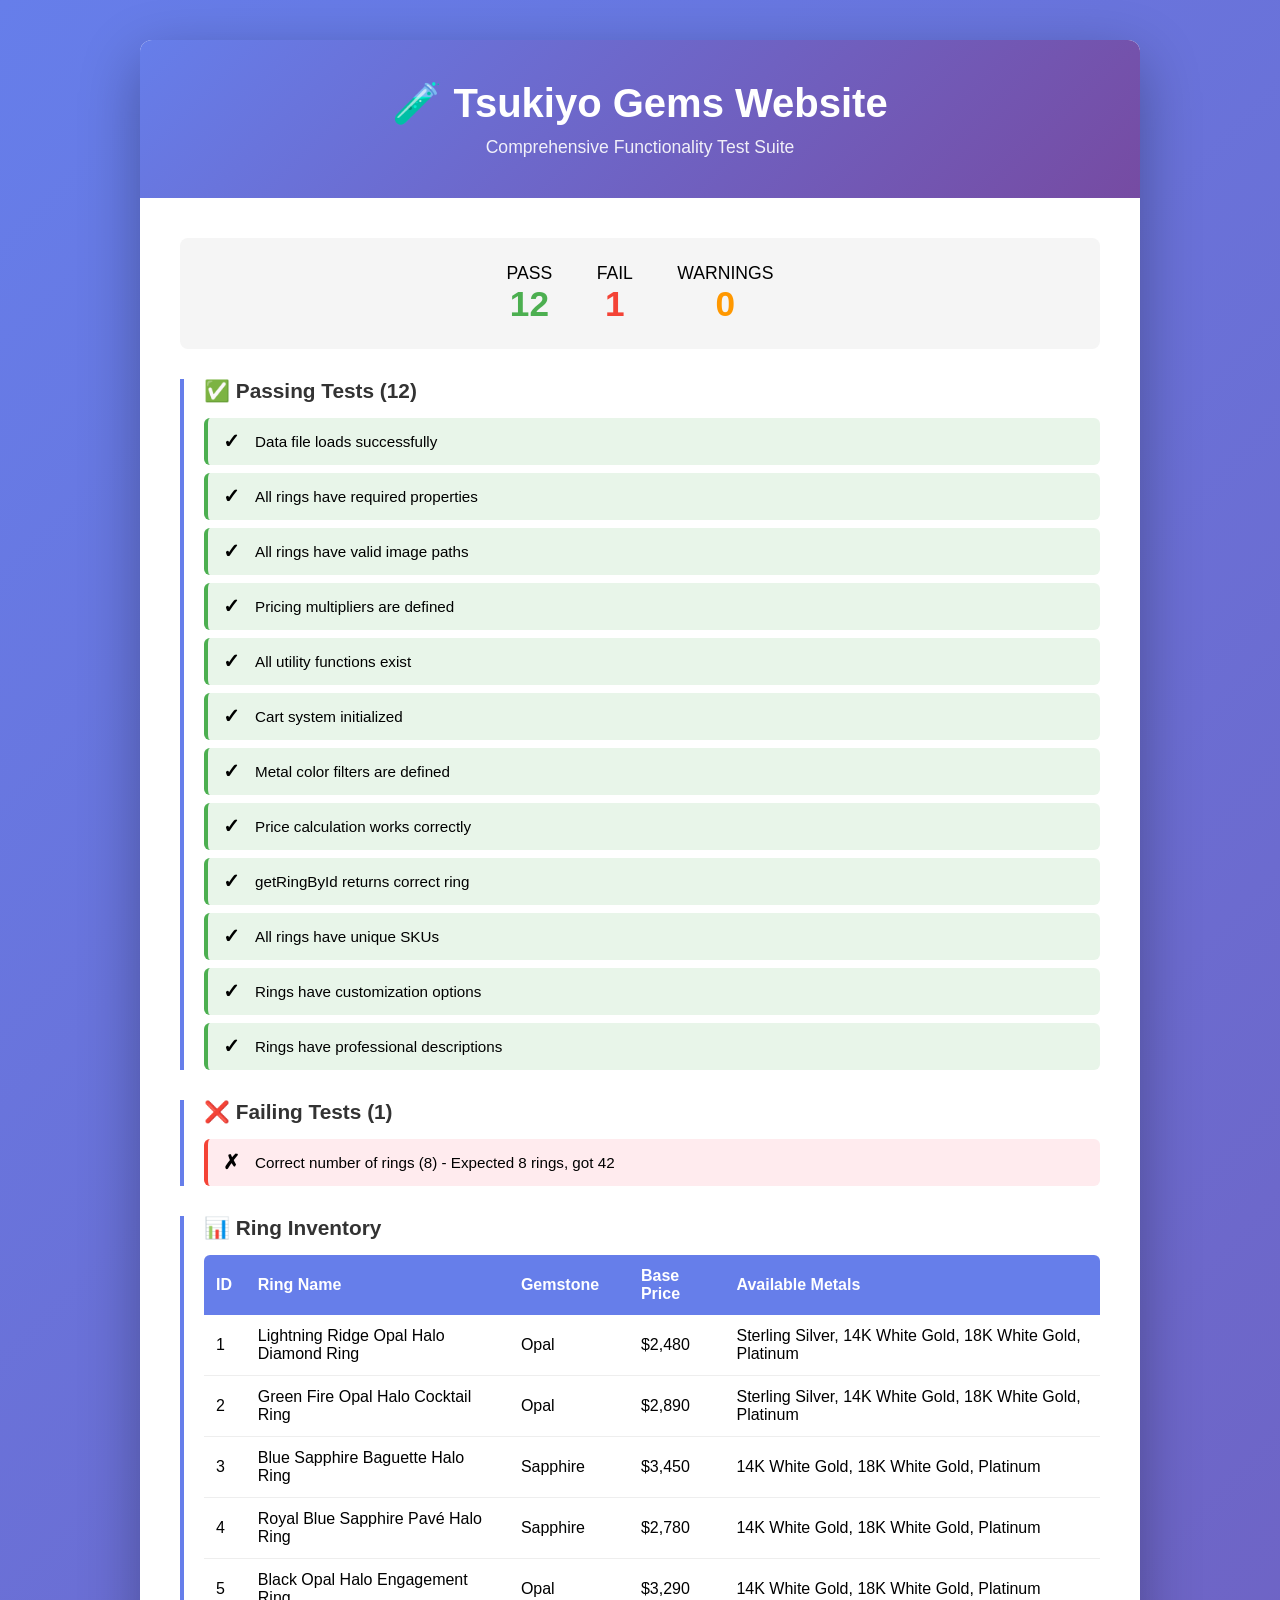
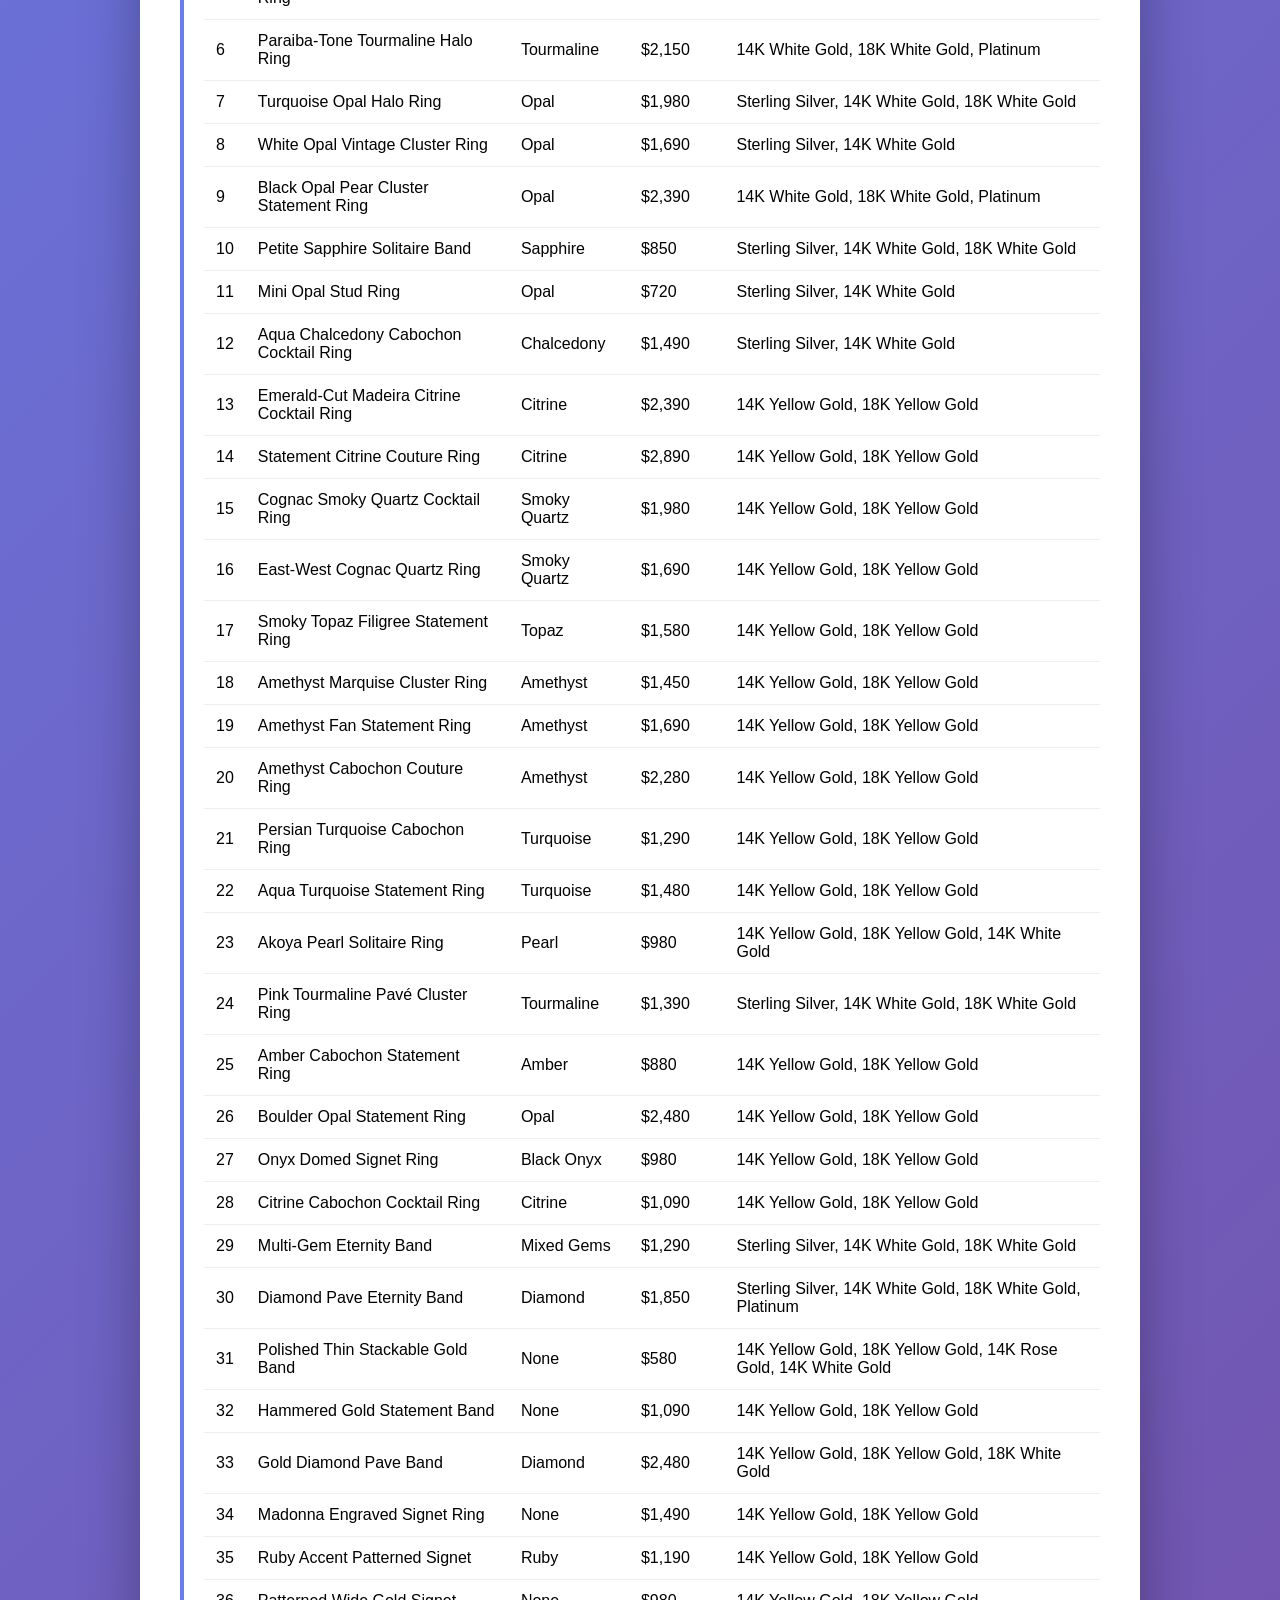
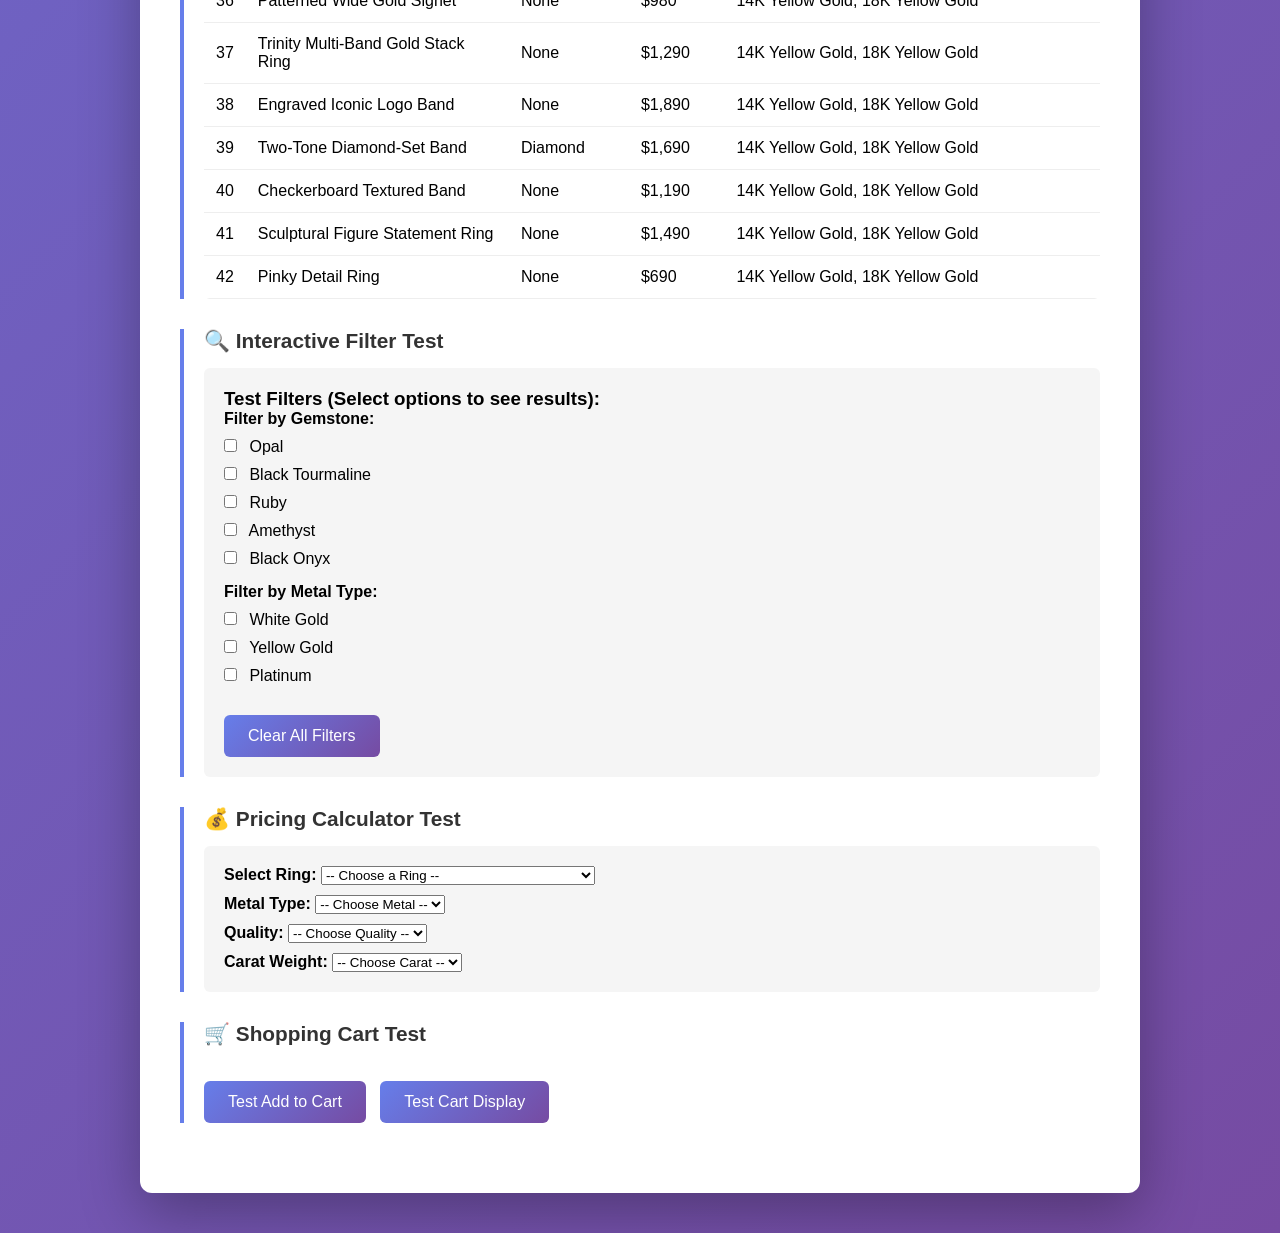
<file: FUNCTIONALITY_TEST.html>
<!DOCTYPE html>
<html lang="en">
<head>
  <meta charset="UTF-8">
  <meta name="viewport" content="width=device-width, initial-scale=1.0">
  <title>Tsukiyo Gems - Website Functionality Test</title>
  <style>
    * { margin: 0; padding: 0; box-sizing: border-box; }
    body {
      font-family: 'Inter', -apple-system, BlinkMacSystemFont, 'Segoe UI', sans-serif;
      background: linear-gradient(135deg, #667eea 0%, #764ba2 100%);
      padding: 40px 20px;
      min-height: 100vh;
    }
    .container {
      max-width: 1000px;
      margin: 0 auto;
      background: white;
      border-radius: 12px;
      box-shadow: 0 20px 60px rgba(0,0,0,0.3);
      overflow: hidden;
    }
    .header {
      background: linear-gradient(135deg, #667eea 0%, #764ba2 100%);
      color: white;
      padding: 40px;
      text-align: center;
    }
    .header h1 {
      font-size: 2.5em;
      margin-bottom: 10px;
    }
    .header p {
      font-size: 1.1em;
      opacity: 0.9;
    }
    .content {
      padding: 40px;
    }
    .test-section {
      margin-bottom: 30px;
      border-left: 4px solid #667eea;
      padding-left: 20px;
    }
    .test-section h2 {
      color: #333;
      margin-bottom: 15px;
      font-size: 1.3em;
    }
    .test-item {
      padding: 12px 15px;
      margin: 8px 0;
      border-radius: 6px;
      display: flex;
      align-items: center;
      gap: 15px;
      font-size: 0.95em;
    }
    .test-item.pass {
      background: #e8f5e9;
      border-left: 4px solid #4caf50;
    }
    .test-item.fail {
      background: #ffebee;
      border-left: 4px solid #f44336;
    }
    .test-item.warn {
      background: #fff3e0;
      border-left: 4px solid #ff9800;
    }
    .icon {
      font-size: 1.3em;
      font-weight: bold;
    }
    .summary {
      background: #f5f5f5;
      padding: 25px;
      border-radius: 8px;
      margin-bottom: 30px;
      text-align: center;
    }
    .summary-stat {
      display: inline-block;
      margin: 0 20px;
      font-size: 1.1em;
    }
    .summary-stat .value {
      font-size: 2em;
      font-weight: bold;
      display: block;
    }
    .summary-stat.pass .value { color: #4caf50; }
    .summary-stat.fail .value { color: #f44336; }
    .summary-stat.warn .value { color: #ff9800; }
    .data-table {
      width: 100%;
      border-collapse: collapse;
      margin-top: 15px;
      border-radius: 6px;
      overflow: hidden;
    }
    .data-table th {
      background: #667eea;
      color: white;
      padding: 12px;
      text-align: left;
      font-weight: 600;
    }
    .data-table td {
      padding: 12px;
      border-bottom: 1px solid #eee;
    }
    .data-table tr:hover {
      background: #f9f9f9;
    }
    .button {
      background: linear-gradient(135deg, #667eea 0%, #764ba2 100%);
      color: white;
      border: none;
      padding: 12px 24px;
      border-radius: 6px;
      cursor: pointer;
      font-size: 1em;
      margin-top: 20px;
      transition: transform 0.2s;
    }
    .button:hover {
      transform: translateY(-2px);
    }
    .filter-demo {
      background: #f5f5f5;
      padding: 20px;
      border-radius: 6px;
      margin-top: 15px;
    }
    .filter-demo label {
      display: block;
      margin: 10px 0;
      cursor: pointer;
    }
    .filter-demo input {
      margin-right: 8px;
    }
    .results-box {
      background: #e8f5e9;
      padding: 15px;
      border-radius: 6px;
      margin-top: 15px;
      border-left: 4px solid #4caf50;
    }
  </style>
</head>
<body>
  <div class="container">
    <div class="header">
      <h1>🧪 Tsukiyo Gems Website</h1>
      <p>Comprehensive Functionality Test Suite</p>
    </div>

    <div class="content">
      <!-- Summary Section -->
      <div class="summary" id="summary">
        <div class="summary-stat pass">
          <span>PASS</span>
          <span class="value" id="pass-count">0</span>
        </div>
        <div class="summary-stat fail">
          <span>FAIL</span>
          <span class="value" id="fail-count">0</span>
        </div>
        <div class="summary-stat warn">
          <span>WARNINGS</span>
          <span class="value" id="warn-count">0</span>
        </div>
      </div>

      <!-- All test results will be inserted here -->
      <div id="results"></div>

      <!-- Ring Data Table -->
      <div class="test-section">
        <h2>📊 Ring Inventory</h2>
        <table class="data-table" id="ring-table">
          <thead>
            <tr>
              <th>ID</th>
              <th>Ring Name</th>
              <th>Gemstone</th>
              <th>Base Price</th>
              <th>Available Metals</th>
            </tr>
          </thead>
          <tbody id="ring-tbody"></tbody>
        </table>
      </div>

      <!-- Filter Test -->
      <div class="test-section">
        <h2>🔍 Interactive Filter Test</h2>
        <div class="filter-demo">
          <h3>Test Filters (Select options to see results):</h3>
          <div>
            <strong>Filter by Gemstone:</strong>
            <label><input type="checkbox" class="gemstone-filter" value="Opal"> Opal</label>
            <label><input type="checkbox" class="gemstone-filter" value="Black Tourmaline"> Black Tourmaline</label>
            <label><input type="checkbox" class="gemstone-filter" value="Ruby"> Ruby</label>
            <label><input type="checkbox" class="gemstone-filter" value="Amethyst"> Amethyst</label>
            <label><input type="checkbox" class="gemstone-filter" value="Black Onyx"> Black Onyx</label>
          </div>
          <div style="margin-top: 15px;">
            <strong>Filter by Metal Type:</strong>
            <label><input type="checkbox" class="metal-filter" value="White Gold"> White Gold</label>
            <label><input type="checkbox" class="metal-filter" value="Yellow Gold"> Yellow Gold</label>
            <label><input type="checkbox" class="metal-filter" value="Platinum"> Platinum</label>
          </div>
          <button class="button" onclick="clearFilters()">Clear All Filters</button>
          <div class="results-box" id="filter-results" style="display:none;">
            <strong>Matching Rings:</strong>
            <div id="matching-rings-list" style="margin-top: 10px;"></div>
          </div>
        </div>
      </div>

      <!-- Pricing Test -->
      <div class="test-section">
        <h2>💰 Pricing Calculator Test</h2>
        <div style="background: #f5f5f5; padding: 20px; border-radius: 6px;">
          <label><strong>Select Ring:</strong>
            <select id="ring-select" onchange="updatePricingTest()">
              <option value="">-- Choose a Ring --</option>
            </select>
          </label>
          <label style="margin-top: 10px; display: block;"><strong>Metal Type:</strong>
            <select id="metal-select" onchange="updatePricingTest()">
              <option value="">-- Choose Metal --</option>
            </select>
          </label>
          <label style="margin-top: 10px; display: block;"><strong>Quality:</strong>
            <select id="quality-select" onchange="updatePricingTest()">
              <option value="">-- Choose Quality --</option>
            </select>
          </label>
          <label style="margin-top: 10px; display: block;"><strong>Carat Weight:</strong>
            <select id="carat-select" onchange="updatePricingTest()">
              <option value="">-- Choose Carat --</option>
            </select>
          </label>
          <div class="results-box" id="price-result" style="display:none; margin-top: 15px;">
            <div><strong>Base Price:</strong> <span id="base-price-display">--</span></div>
            <div><strong>Calculated Price:</strong> <span id="calculated-price-display">--</span></div>
          </div>
        </div>
      </div>

      <!-- Cart Test -->
      <div class="test-section">
        <h2>🛒 Shopping Cart Test</h2>
        <button class="button" onclick="testAddToCart()">Test Add to Cart</button>
        <button class="button" onclick="testCartFunctionality()" style="margin-left: 10px;">Test Cart Display</button>
        <div id="cart-test-result" style="margin-top: 15px;"></div>
      </div>
    </div>
  </div>

  <!-- Load data and test scripts -->
  <script src="js/data.js"></script>
  <script src="js/utils.js"></script>
  <script src="js/cart.js"></script>

  <script>
    const tests = [];
    let passCount = 0, failCount = 0, warnCount = 0;

    function addTest(name, status, details = '') {
      tests.push({ name, status, details });
      if (status === 'pass') passCount++;
      else if (status === 'fail') failCount++;
      else if (status === 'warn') warnCount++;
    }

    function test(name, fn) {
      try {
        fn();
        addTest(name, 'pass');
      } catch (e) {
        addTest(name, 'fail', e.message);
      }
    }

    // ==================== TESTS ====================

    // TEST 1: Data loading
    test("Data file loads successfully", () => {
      if (!RINGS || !Array.isArray(RINGS)) throw new Error("RINGS is not defined");
    });

    test("Correct number of rings (8)", () => {
      if (RINGS.length !== 8) throw new Error(`Expected 8 rings, got ${RINGS.length}`);
    });

    // TEST 2: Ring data structure
    test("All rings have required properties", () => {
      RINGS.forEach((ring, i) => {
        const required = ['id', 'name', 'slug', 'sku', 'gemstone', 'basePrice', 'images', 'metals'];
        required.forEach(prop => {
          if (!(prop in ring)) throw new Error(`Ring ${i} missing ${prop}`);
        });
      });
    });

    // TEST 3: Images
    test("All rings have valid image paths", () => {
      RINGS.forEach((ring, i) => {
        if (!Array.isArray(ring.images) || ring.images.length === 0) {
          throw new Error(`Ring ${i} has no images`);
        }
        ring.images.forEach(img => {
          if (!img.startsWith('assets/')) throw new Error(`Ring ${i} invalid image path: ${img}`);
        });
      });
    });

    // TEST 4: Pricing data
    test("Pricing multipliers are defined", () => {
      if (!METAL_MULTIPLIERS || !QUALITY_MULTIPLIERS || !CARAT_MULTIPLIERS) {
        throw new Error("Missing multiplier constants");
      }
    });

    // TEST 5: Utility functions
    test("All utility functions exist", () => {
      const funcs = ['getRingById', 'calculatePrice', 'formatPrice', 'getMetalFilter', 'getMetalSwatchColor'];
      funcs.forEach(f => {
        if (typeof window[f] !== 'function') throw new Error(`${f} not defined`);
      });
    });

    // TEST 6: Cart functions
    test("Cart system initialized", () => {
      if (typeof getCart !== 'function') throw new Error("Cart functions not loaded");
      const cart = getCart();
      if (!Array.isArray(cart)) throw new Error("Cart is not an array");
    });

    // TEST 7: Metal filters
    test("Metal color filters are defined", () => {
      ['14K White Gold', '18K Yellow Gold', 'Platinum'].forEach(metal => {
        const filter = getMetalFilter(metal);
        if (typeof filter !== 'string') throw new Error(`Missing filter for ${metal}`);
      });
    });

    // TEST 8: Price calculation
    test("Price calculation works correctly", () => {
      const ring = getRingById(1);
      const price = calculatePrice(ring, '18K White Gold', 'Best (AAA)', '0.70');
      if (typeof price !== 'number' || price <= 0) throw new Error("Invalid price");
    });

    // TEST 9: Ring lookup
    test("getRingById returns correct ring", () => {
      for (let i = 1; i <= 8; i++) {
        const ring = getRingById(i);
        if (!ring || ring.id !== i) throw new Error(`getRingById(${i}) failed`);
      }
    });

    // TEST 10: Unique SKUs
    test("All rings have unique SKUs", () => {
      const skus = RINGS.map(r => r.sku);
      if (skus.length !== new Set(skus).size) throw new Error("Duplicate SKUs found");
    });

    // TEST 11: Customization options
    test("Rings have customization options", () => {
      let gemstonesWithOptions = 0;
      RINGS.forEach(ring => {
        if (ring.metals && ring.metals.length > 0) gemstonesWithOptions++;
      });
      if (gemstonesWithOptions < 6) throw new Error("Not enough rings with customization");
    });

    // TEST 12: Professional data
    test("Rings have professional descriptions", () => {
      RINGS.forEach((ring, i) => {
        if (!ring.description || ring.description.length < 100) {
          throw new Error(`Ring ${i} has insufficient description`);
        }
      });
    });

    // ==================== RENDER RESULTS ====================

    function renderResults() {
      document.getElementById('pass-count').textContent = passCount;
      document.getElementById('fail-count').textContent = failCount;
      document.getElementById('warn-count').textContent = warnCount;

      const resultsEl = document.getElementById('results');
      let html = '';

      // Group by status
      const passList = tests.filter(t => t.status === 'pass');
      const failList = tests.filter(t => t.status === 'fail');

      if (passList.length > 0) {
        html += `<div class="test-section"><h2>✅ Passing Tests (${passList.length})</h2>`;
        passList.forEach(t => {
          html += `<div class="test-item pass"><span class="icon">✓</span><span>${t.name}</span></div>`;
        });
        html += '</div>';
      }

      if (failList.length > 0) {
        html += `<div class="test-section"><h2>❌ Failing Tests (${failList.length})</h2>`;
        failList.forEach(t => {
          html += `<div class="test-item fail"><span class="icon">✗</span><span>${t.name} - ${t.details}</span></div>`;
        });
        html += '</div>';
      }

      resultsEl.innerHTML = html;

      // Populate ring table
      const tbody = document.getElementById('ring-tbody');
      tbody.innerHTML = RINGS.map(ring => `
        <tr>
          <td>${ring.id}</td>
          <td>${ring.name}</td>
          <td>${ring.gemstone}</td>
          <td>${formatPrice(ring.basePrice)}</td>
          <td>${ring.metals.join(', ')}</td>
        </tr>
      `).join('');

      // Populate ring selector
      const ringSelect = document.getElementById('ring-select');
      ringSelect.innerHTML = '<option value="">-- Choose a Ring --</option>' +
        RINGS.map(r => `<option value="${r.id}">${r.name}</option>`).join('');

      // Setup filter listeners
      document.querySelectorAll('.gemstone-filter, .metal-filter').forEach(checkbox => {
        checkbox.addEventListener('change', updateFilterResults);
      });
    }

    function updateFilterResults() {
      const selectedGemstones = Array.from(document.querySelectorAll('.gemstone-filter:checked')).map(c => c.value);
      const selectedMetals = Array.from(document.querySelectorAll('.metal-filter:checked')).map(c => c.value);

      let filtered = RINGS;

      if (selectedGemstones.length > 0) {
        filtered = filtered.filter(r => selectedGemstones.some(g => r.gemstone.includes(g)));
      }

      if (selectedMetals.length > 0) {
        filtered = filtered.filter(r => selectedMetals.some(m => r.metals.some(rm => rm.includes(m))));
      }

      const resultsBox = document.getElementById('filter-results');
      if (filtered.length > 0) {
        resultsBox.style.display = 'block';
        document.getElementById('matching-rings-list').innerHTML = filtered
          .map(r => `<div>• ${r.name} (${r.gemstone})</div>`)
          .join('');
      } else {
        resultsBox.style.display = 'none';
      }
    }

    function clearFilters() {
      document.querySelectorAll('.gemstone-filter, .metal-filter').forEach(c => c.checked = false);
      document.getElementById('filter-results').style.display = 'none';
    }

    function updatePricingTest() {
      const ringId = parseInt(document.getElementById('ring-select').value);
      const metal = document.getElementById('metal-select').value;
      const quality = document.getElementById('quality-select').value;
      const carat = document.getElementById('carat-select').value;

      if (!ringId) return;

      const ring = getRingById(ringId);

      // Update metal options
      const metalSelect = document.getElementById('metal-select');
      metalSelect.innerHTML = '<option value="">-- Choose Metal --</option>' +
        ring.metals.map(m => `<option value="${m}">${m}</option>`).join('');

      // Update quality options
      const qualitySelect = document.getElementById('quality-select');
      qualitySelect.innerHTML = ring.qualities.length > 0
        ? '<option value="">-- Choose Quality --</option>' + ring.qualities.map(q => `<option value="${q}">${q}</option>`).join('')
        : '<option value="">N/A</option>';

      // Update carat options
      const caratSelect = document.getElementById('carat-select');
      caratSelect.innerHTML = ring.caratOptions.length > 0
        ? '<option value="">-- Choose Carat --</option>' + ring.caratOptions.map(c => `<option value="${c}">${c} Ct</option>`).join('')
        : '<option value="">N/A</option>';

      // Calculate and display price
      if (metal && quality && carat) {
        const price = calculatePrice(ring, metal, quality, carat);
        document.getElementById('base-price-display').textContent = formatPrice(ring.basePrice);
        document.getElementById('calculated-price-display').textContent = formatPrice(price);
        document.getElementById('price-result').style.display = 'block';
      }
    }

    function testAddToCart() {
      const ring = RINGS[0];
      addToCart(ring, ring.defaultMetal, ring.defaultQuality, ring.defaultCarat, 6);
      document.getElementById('cart-test-result').innerHTML =
        '<div class="results-box">✅ Successfully added ' + ring.name + ' to cart!</div>';
    }

    function testCartFunctionality() {
      const cart = getCart();
      const total = getCartTotal();
      const count = getCartCount();
      document.getElementById('cart-test-result').innerHTML = `
        <div class="results-box">
          <div>📦 Items in Cart: ${count}</div>
          <div>💰 Cart Total: ${formatPrice(total)}</div>
          <div>🎁 Items: ${cart.map(i => i.name).join(', ') || 'Empty'}</div>
        </div>
      `;
    }

    // Run tests when page loads
    window.addEventListener('load', renderResults);
    setTimeout(renderResults, 100);
  </script>
</body>
</html>
</file>
<file: styles/global.css>
/* ============================================================
   ANGARA CLONE — GLOBAL STYLES
   ============================================================ */

:root {
  --white: #ffffff;
  --off-white: #f8f8f8;
  --light-gray: #f0f0f0;
  --border: #e0e0e0;
  --text-primary: #1a1a1a;
  --text-secondary: #5c5c5c;
  --text-light: #8a8a8a;
  --accent-gold: #c69b56;
  --promo-red: #c0392b;
  --badge-gold-bg: #f5e6c8;
  --badge-gold-text: #8b6914;
  --badge-gray-bg: #eeeeee;
  --badge-gray-text: #444444;
  --black: #111111;
  --success: #27ae60;
  --font-serif: 'Playfair Display', Georgia, serif;
  --font-sans: 'Inter', 'Helvetica Neue', Arial, sans-serif;
  --header-h: 140px;
  --transition: 0.25s ease;
  --shadow-sm: 0 2px 8px rgba(0,0,0,0.06);
  --shadow-md: 0 6px 24px rgba(0,0,0,0.10);
  --shadow-lg: 0 16px 48px rgba(0,0,0,0.14);
}

*,*::before,*::after { box-sizing: border-box; margin: 0; padding: 0; }
html { scroll-behavior: smooth; }
body { font-family: var(--font-sans); color: var(--text-primary); background: var(--white); -webkit-font-smoothing: antialiased; }
a { text-decoration: none; color: inherit; }
ul { list-style: none; }
img { display: block; max-width: 100%; }
button { font-family: var(--font-sans); cursor: pointer; border: none; background: transparent; }
input, select { font-family: var(--font-sans); }

/* ---- ANNOUNCEMENT BARS ---- */
.announcement-bar-top {
  background: var(--black);
  color: #fff;
  text-align: center;
  font-size: 0.82rem;
  letter-spacing: 0.4px;
  padding: 9px 1rem;
}
.announcement-bar-sub {
  background: var(--off-white);
  border-bottom: 1px solid var(--border);
  display: flex;
  justify-content: space-between;
  align-items: center;
  padding: 5px 2rem;
  font-size: 0.78rem;
  color: var(--text-secondary);
}
.announcement-bar-sub .contact { font-weight: 500; }

/* ---- HEADER ---- */
.site-header {
  background: var(--white);
  border-bottom: 1px solid var(--border);
  position: sticky;
  top: 0;
  z-index: 500;
}
.header-main {
  display: grid;
  grid-template-columns: 1fr auto 1fr;
  align-items: center;
  padding: 18px 2rem;
  max-width: 1440px;
  margin: 0 auto;
}
.header-logo a {
  font-family: var(--font-serif);
  font-size: 2rem;
  font-weight: 600;
  letter-spacing: 4px;
  color: var(--black);
  justify-self: center;
  grid-column: 2;
}
.header-search {
  grid-column: 1;
  display: flex;
  align-items: center;
  border: 1px solid var(--border);
  border-radius: 4px;
  padding: 8px 14px;
  max-width: 280px;
  transition: border-color var(--transition);
}
.header-search:focus-within { border-color: var(--text-primary); }
.header-search input { border: none; outline: none; font-size: 0.88rem; color: var(--text-primary); width: 100%; }
.header-search input::placeholder { color: var(--text-light); }
.header-search svg { color: var(--text-light); flex-shrink: 0; margin-left: 8px; }
.header-icons {
  grid-column: 3;
  display: flex;
  align-items: center;
  gap: 20px;
  justify-content: flex-end;
}
.header-icon-btn {
  position: relative;
  display: flex;
  align-items: center;
  gap: 6px;
  color: var(--text-primary);
  font-size: 0.82rem;
  transition: color var(--transition);
  cursor: pointer;
  background: none;
  border: none;
}
.header-icon-btn:hover { color: var(--accent-gold); }
.cart-badge {
  position: absolute;
  top: -8px;
  right: -10px;
  background: var(--black);
  color: #fff;
  border-radius: 50%;
  width: 18px;
  height: 18px;
  font-size: 0.7rem;
  font-weight: 600;
  display: none;
  align-items: center;
  justify-content: center;
}

/* ---- MAIN NAV ---- */
.main-nav {
  border-top: 1px solid var(--border);
}
.main-nav ul {
  display: flex;
  justify-content: center;
  gap: 0;
  max-width: 1440px;
  margin: 0 auto;
}
.main-nav ul li a {
  display: block;
  padding: 14px 20px;
  font-size: 0.8rem;
  font-weight: 500;
  letter-spacing: 0.8px;
  text-transform: uppercase;
  color: var(--text-primary);
  transition: color var(--transition);
  white-space: nowrap;
}
.main-nav ul li a:hover,
.main-nav ul li a.active { color: var(--accent-gold); }
.main-nav ul li a.nav-gifts { color: var(--promo-red); }

/* ---- CART DRAWER ---- */
#cart-overlay {
  position: fixed; inset: 0;
  background: rgba(0,0,0,0.45);
  z-index: 800;
  opacity: 0;
  pointer-events: none;
  transition: opacity 0.3s;
}
#cart-overlay.active { opacity: 1; pointer-events: all; }

#cart-drawer {
  position: fixed;
  top: 0; right: 0;
  width: 420px;
  max-width: 100vw;
  height: 100vh;
  background: var(--white);
  z-index: 900;
  transform: translateX(100%);
  transition: transform 0.35s cubic-bezier(0.4,0,0.2,1);
  display: flex;
  flex-direction: column;
  box-shadow: var(--shadow-lg);
}
#cart-drawer.open { transform: translateX(0); }
.cart-drawer-header {
  display: flex;
  justify-content: space-between;
  align-items: center;
  padding: 22px 24px;
  border-bottom: 1px solid var(--border);
}
.cart-drawer-header h3 {
  font-family: var(--font-serif);
  font-size: 1.4rem;
  font-weight: 500;
}
.cart-close-btn { font-size: 1.5rem; color: var(--text-primary); line-height: 1; padding: 4px; }
.cart-close-btn:hover { color: var(--accent-gold); }
.cart-drawer-sub { padding: 8px 24px; font-size: 0.82rem; color: var(--text-secondary); border-bottom: 1px solid var(--border); }
#cart-items { flex: 1; overflow-y: auto; padding: 16px 24px; }
.cart-item {
  display: flex;
  gap: 16px;
  padding: 16px 0;
  border-bottom: 1px solid var(--border);
}
.cart-item-img {
  width: 90px;
  height: 90px;
  background: var(--off-white);
  flex-shrink: 0;
  border-radius: 4px;
  overflow: hidden;
  display: flex;
  align-items: center;
  justify-content: center;
  padding: 8px;
}
.cart-item-img img { width: 100%; height: 100%; object-fit: contain; }
.cart-item-info { flex: 1; }
.cart-item-name { font-size: 0.88rem; font-weight: 500; margin-bottom: 4px; line-height: 1.3; }
.cart-item-config { font-size: 0.78rem; color: var(--text-secondary); margin-bottom: 8px; }
.cart-item-bottom { display: flex; justify-content: space-between; align-items: center; }
.cart-item-price { font-weight: 600; font-size: 0.95rem; }
.cart-item-remove { font-size: 0.78rem; color: var(--text-secondary); text-decoration: underline; cursor: pointer; background: none; border: none; }
.cart-item-remove:hover { color: var(--promo-red); }
.cart-empty { text-align: center; padding: 3rem 1rem; color: var(--text-secondary); }
.cart-empty p { margin-bottom: 1.5rem; font-size: 1rem; }
.btn-shop-now {
  display: inline-block;
  background: var(--black);
  color: #fff;
  padding: 12px 30px;
  font-size: 0.85rem;
  text-transform: uppercase;
  letter-spacing: 1px;
  transition: opacity var(--transition);
}
.btn-shop-now:hover { opacity: 0.8; }
.cart-drawer-footer {
  border-top: 1px solid var(--border);
  padding: 20px 24px;
}
.cart-subtotal {
  display: flex;
  justify-content: space-between;
  font-size: 1rem;
  font-weight: 600;
  margin-bottom: 16px;
}
.cart-checkout-btn {
  width: 100%;
  background: var(--black);
  color: #fff;
  padding: 16px;
  font-size: 0.95rem;
  text-transform: uppercase;
  letter-spacing: 1.5px;
  font-weight: 500;
  transition: opacity var(--transition);
  margin-bottom: 10px;
}
.cart-checkout-btn:hover { opacity: 0.85; }
.cart-continue-link { display: block; text-align: center; font-size: 0.82rem; color: var(--text-secondary); text-decoration: underline; cursor: pointer; }
.cart-continue-link:hover { color: var(--text-primary); }

/* ---- STAR RATINGS ---- */
.stars { display: flex; gap: 2px; color: #f5a623; }
.stars svg { flex-shrink: 0; }

/* ---- BREADCRUMB ---- */
.breadcrumb {
  font-size: 0.8rem;
  color: var(--text-light);
  display: flex;
  flex-wrap: wrap;
  gap: 6px;
  align-items: center;
  padding: 14px 0;
  width: 100%;
}
.breadcrumb a { color: var(--text-light); }
.breadcrumb a:hover { color: var(--text-primary); text-decoration: underline; }
.breadcrumb span { color: var(--text-primary); }

/* ---- FOOTER ---- */
.site-footer {
  background: var(--off-white);
  border-top: 1px solid var(--border);
  margin-top: 5rem;
}
.footer-top {
  display: grid;
  grid-template-columns: repeat(4, 1fr);
  gap: 3rem;
  max-width: 1440px;
  margin: 0 auto;
  padding: 4rem 2rem;
}
.footer-col h4 {
  font-size: 0.85rem;
  font-weight: 600;
  text-transform: uppercase;
  letter-spacing: 1px;
  margin-bottom: 1.4rem;
}
.footer-col ul li { margin-bottom: 0.7rem; }
.footer-col ul a { font-size: 0.88rem; color: var(--text-secondary); transition: color var(--transition); }
.footer-col ul a:hover { color: var(--text-primary); }
.footer-col p { font-size: 0.88rem; color: var(--text-secondary); line-height: 1.6; margin-bottom: 1rem; }
.newsletter-form { display: flex; }
.newsletter-form input {
  flex: 1;
  border: 1px solid var(--border);
  border-right: none;
  padding: 10px 14px;
  font-size: 0.85rem;
  outline: none;
}
.newsletter-form input:focus { border-color: var(--text-primary); }
.newsletter-form button {
  background: var(--black);
  color: #fff;
  padding: 10px 18px;
  font-size: 0.8rem;
  text-transform: uppercase;
  letter-spacing: 0.5px;
  flex-shrink: 0;
  transition: opacity var(--transition);
}
.newsletter-form button:hover { opacity: 0.85; }
.footer-bottom {
  border-top: 1px solid var(--border);
  padding: 1.2rem 2rem;
  text-align: center;
  font-size: 0.8rem;
  color: var(--text-light);
}

/* ---- RESPONSIVE ---- */
@media (max-width: 1024px) {
  .header-main { grid-template-columns: 1fr auto; }
  .header-logo a { grid-column: 2; }
  .header-search { max-width: 220px; }
  .footer-top { grid-template-columns: repeat(2, 1fr); }
}
@media (max-width: 768px) {
  .header-main { grid-template-columns: 1fr auto; padding: 14px 1rem; }
  .header-search { display: none; }
  .main-nav ul { gap: 0; overflow-x: auto; justify-content: flex-start; padding: 0 1rem; }
  .main-nav ul li a { padding: 12px 14px; font-size: 0.75rem; }
  #cart-drawer { width: 100vw; }
  .announcement-bar-sub { display: none; }
  .footer-top { grid-template-columns: 1fr; gap: 2rem; }
}
</file>
<file: styles/catalog.css>
/* ============================================================
   CATALOG PAGE STYLES
   ============================================================ */

/* ---- PAGE LAYOUT ---- */
.catalog-page {
  display: flex;
  max-width: 1440px;
  margin: 0 auto;
  padding: 0 2rem;
  gap: 2rem;
  align-items: flex-start;
}

/* ---- SIDEBAR ---- */
.catalog-sidebar {
  width: 240px;
  min-width: 240px;
  padding: 1.5rem 0;
  border-right: 1px solid var(--border);
  position: sticky;
  top: 140px;
  max-height: calc(100vh - 160px);
  overflow-y: auto;
}
.sidebar-title {
  font-size: 0.78rem;
  font-weight: 700;
  text-transform: uppercase;
  letter-spacing: 1px;
  color: var(--text-primary);
  margin-bottom: 1.2rem;
  padding-right: 1.5rem;
}
/* Filter Group */
.filter-group { border-bottom: 1px solid var(--border); margin-right: 1.5rem; }
.filter-group-header {
  display: flex;
  justify-content: space-between;
  align-items: center;
  padding: 14px 0;
  cursor: pointer;
  font-size: 0.88rem;
  font-weight: 500;
  color: var(--text-primary);
  user-select: none;
}
.filter-group-header svg {
  transition: transform 0.3s;
  flex-shrink: 0;
  color: var(--text-secondary);
}
.filter-group.open .filter-group-header svg { transform: rotate(180deg); }
.filter-group-body {
  display: none;
  padding-bottom: 14px;
}
.filter-group.open .filter-group-body { display: block; }
.filter-option {
  display: flex;
  align-items: center;
  gap: 10px;
  padding: 5px 0;
  cursor: pointer;
  font-size: 0.85rem;
  color: var(--text-secondary);
  transition: color 0.2s;
}
.filter-option:hover { color: var(--text-primary); }
.filter-option input[type="checkbox"] {
  width: 15px;
  height: 15px;
  accent-color: var(--black);
  cursor: pointer;
  flex-shrink: 0;
}
.filter-option.active { color: var(--text-primary); font-weight: 500; }

/* Active filters row */
.active-filters {
  display: flex;
  flex-wrap: wrap;
  gap: 8px;
  padding: 1rem 0;
}
.filter-tag {
  display: flex;
  align-items: center;
  gap: 6px;
  background: var(--light-gray);
  border: 1px solid var(--border);
  border-radius: 20px;
  padding: 4px 12px;
  font-size: 0.8rem;
  color: var(--text-primary);
}
.filter-tag button { font-size: 1rem; line-height: 1; color: var(--text-secondary); transition: color 0.2s; }
.filter-tag button:hover { color: var(--promo-red); }

/* ---- MAIN CONTENT ---- */
.catalog-main { flex: 1; padding: 1.5rem 0 1.5rem 2rem; min-width: 0; }

/* Category Icons Row */
.gem-categories {
  display: flex;
  gap: 20px;
  padding-bottom: 1.5rem;
  border-bottom: 1px solid var(--border);
  margin-bottom: 1.5rem;
  overflow-x: auto;
  scrollbar-width: none;
}
.gem-categories::-webkit-scrollbar { display: none; }
.gem-cat-item {
  display: flex;
  flex-direction: column;
  align-items: center;
  gap: 8px;
  cursor: pointer;
  flex-shrink: 0;
  transition: transform 0.2s;
}
.gem-cat-item:hover { transform: translateY(-3px); }
.gem-cat-item.active .gem-cat-circle { border-color: var(--black); }
.gem-cat-circle {
  width: 64px;
  height: 64px;
  border-radius: 50%;
  overflow: hidden;
  border: 2px solid var(--border);
  background: var(--off-white);
  display: flex;
  align-items: center;
  justify-content: center;
  transition: border-color 0.2s;
}
.gem-cat-circle img { width: 100%; height: 100%; object-fit: cover; }
.gem-cat-name { font-size: 0.72rem; color: var(--text-secondary); text-align: center; }

/* Toolbar */
.catalog-toolbar {
  display: flex;
  justify-content: space-between;
  align-items: center;
  margin-bottom: 1.5rem;
}
.result-count { font-size: 0.88rem; color: var(--text-secondary); }
.result-count strong { color: var(--text-primary); }
.sort-dropdown {
  border: 1px solid var(--border);
  padding: 8px 14px;
  font-size: 0.85rem;
  color: var(--text-primary);
  outline: none;
  background: var(--white);
  cursor: pointer;
  border-radius: 4px;
}

/* ---- PRODUCT GRID ---- */
.product-grid {
  display: grid;
  grid-template-columns: repeat(4, 1fr);
  gap: 1px;
  background: var(--border);
  border: 1px solid var(--border);
}

/* ---- PRODUCT CARD ---- */
.product-card {
  background: var(--white);
  position: relative;
  cursor: pointer;
  overflow: hidden;
}
.product-card-inner { display: flex; flex-direction: column; height: 100%; }
.product-img-wrapper {
  position: relative;
  aspect-ratio: 1/1;
  background: var(--off-white);
  overflow: hidden;
}
.product-img-primary,
.product-img-hover {
  position: absolute;
  inset: 0;
  width: 100%;
  height: 100%;
  object-fit: contain;
  padding: 12%;
  transition: opacity 0.5s ease, transform 0.6s ease;
}
.product-img-hover { opacity: 0; transform: scale(1.03); }
.product-card:hover .product-img-primary { opacity: 0; }
.product-card:hover .product-img-hover { opacity: 1; transform: scale(1); }

/* Badges */
.product-badge {
  position: absolute;
  top: 10px;
  left: 10px;
  font-size: 0.68rem;
  font-weight: 600;
  letter-spacing: 0.5px;
  padding: 3px 8px;
  border-radius: 2px;
  z-index: 2;
  text-transform: uppercase;
}
.badge-new { background: var(--badge-gold-bg); color: var(--badge-gold-text); }
.badge-best { background: var(--badge-gray-bg); color: var(--badge-gray-text); }

/* Wishlist icon */
.product-wishlist {
  position: absolute;
  top: 10px;
  right: 10px;
  z-index: 2;
  width: 32px;
  height: 32px;
  display: flex;
  align-items: center;
  justify-content: center;
  border-radius: 50%;
  background: rgba(255,255,255,0.85);
  color: var(--text-secondary);
  transition: color 0.2s, background 0.2s;
  opacity: 0;
  transition: opacity 0.25s;
}
.product-card:hover .product-wishlist { opacity: 1; }
.product-wishlist:hover { color: var(--promo-red); background: #fff; }

/* Swatches below image — on hover */
.product-swatches {
  position: absolute;
  bottom: 10px;
  left: 50%;
  transform: translateX(-50%);
  display: flex;
  gap: 6px;
  opacity: 0;
  transition: opacity 0.25s;
  z-index: 2;
}
.product-card:hover .product-swatches { opacity: 1; }
.swatch-dot {
  width: 16px;
  height: 16px;
  border-radius: 50%;
  border: 2px solid rgba(255,255,255,0.8);
  box-shadow: 0 1px 4px rgba(0,0,0,0.2);
  cursor: pointer;
  transition: transform 0.2s;
  flex-shrink: 0;
}
.swatch-dot:hover, .swatch-dot.active { transform: scale(1.3); border-color: var(--black); }

/* Card info */
.product-info {
  padding: 14px 14px 18px;
  flex: 1;
  display: flex;
  flex-direction: column;
}
.product-name {
  font-size: 0.88rem;
  color: var(--text-primary);
  line-height: 1.4;
  margin-bottom: 6px;
  display: -webkit-box;
  -webkit-line-clamp: 2;
  -webkit-box-orient: vertical;
  overflow: hidden;
  transition: color var(--transition);
}
.product-card:hover .product-name { color: var(--accent-gold); }
.product-price-range {
  font-size: 0.85rem;
  color: var(--text-secondary);
  margin-top: auto;
}

/* Load more */
.load-more-wrap { text-align: center; padding: 3rem 0; }
.load-more-btn {
  border: 1px solid var(--black);
  background: var(--white);
  color: var(--black);
  padding: 13px 50px;
  font-size: 0.88rem;
  text-transform: uppercase;
  letter-spacing: 1px;
  cursor: pointer;
  transition: background var(--transition), color var(--transition);
}
.load-more-btn:hover { background: var(--black); color: #fff; }

/* No results */
.no-results {
  grid-column: 1/-1;
  text-align: center;
  padding: 5rem 2rem;
  color: var(--text-secondary);
}
.no-results p { font-size: 1.1rem; margin-bottom: 1rem; }

/* ---- RESPONSIVE ---- */
@media (max-width: 1200px) {
  .product-grid { grid-template-columns: repeat(3, 1fr); }
}
@media (max-width: 900px) {
  .catalog-sidebar { display: none; }
  .catalog-page { padding: 0 1rem; }
  .catalog-main { padding: 1rem 0; }
  .product-grid { grid-template-columns: repeat(2, 1fr); }
}
@media (max-width: 480px) {
  .product-grid { grid-template-columns: repeat(2, 1fr); }
}
</file>
<file: styles/home.css>
/* ============================================================
   TSUKIYO GEMS — HOMEPAGE STYLES
   ============================================================ */

/* ---- HERO BANNER ---- */
.hero-section {
  position: relative;
  width: 100%;
  height: 600px;
  background-color: var(--off-white);
  overflow: hidden;
  display: flex;
  align-items: center;
}

.hero-bg {
  position: absolute;
  inset: 0;
  width: 100%;
  height: 100%;
  object-fit: cover;
  object-position: right center; /* Focus on the ring hand on the right */
  z-index: 1;
}

/* Gradient overlay to ensure text readability on the left */
.hero-overlay {
  position: absolute;
  inset: 0;
  background: linear-gradient(90deg, rgba(255,255,255,0.95) 0%, rgba(255,255,255,0.7) 40%, rgba(255,255,255,0) 70%);
  z-index: 2;
}

.hero-content {
  position: relative;
  z-index: 3;
  max-width: 1440px;
  width: 100%;
  margin: 0 auto;
  padding: 0 4rem;
}

.hero-text-box {
  max-width: 480px;
}

.hero-title {
  font-family: var(--font-serif);
  font-size: 3.5rem;
  font-weight: 500;
  line-height: 1.1;
  color: var(--black);
  margin-bottom: 1.5rem;
  letter-spacing: -0.5px;
}

.hero-subtitle {
  font-size: 1.05rem;
  color: var(--text-secondary);
  line-height: 1.6;
  margin-bottom: 2rem;
}

.btn-primary {
  display: inline-block;
  background: var(--black);
  color: var(--white);
  padding: 16px 36px;
  font-size: 0.9rem;
  font-weight: 600;
  letter-spacing: 1.5px;
  text-transform: uppercase;
  transition: background-color var(--transition), transform var(--transition);
}

.btn-primary:hover {
  background: var(--text-secondary);
  color: var(--white);
}

/* ---- SECTION FORMATTING ---- */
.home-section {
  padding: 5rem 2rem;
  max-width: 1440px;
  margin: 0 auto;
}

.section-title {
  font-family: var(--font-serif);
  font-size: 2.2rem;
  font-weight: 500;
  text-align: center;
  color: var(--black);
  margin-bottom: 3rem;
}

/* ---- SHOP BY CATEGORY ---- */
.category-grid {
  display: grid;
  grid-template-columns: repeat(6, 1fr);
  gap: 1.5rem;
}

.category-card {
  position: relative;
  display: block;
  overflow: hidden;
  background: var(--light-gray);
  aspect-ratio: 3/4;
}

.category-card img {
  width: 100%;
  height: 100%;
  object-fit: cover;
  transition: transform 0.6s ease;
}

.category-card:hover img {
  transform: scale(1.05);
}

/* Bottom shadow for text readability */
.category-card::after {
  content: '';
  position: absolute;
  bottom: 0; left: 0; right: 0;
  height: 40%;
  background: linear-gradient(to top, rgba(0,0,0,0.6) 0%, transparent 100%);
  pointer-events: none;
}

.category-label {
  position: absolute;
  bottom: 1.5rem;
  left: 1.5rem;
  color: var(--white);
  font-size: 1.1rem;
  font-weight: 500;
  letter-spacing: 0.5px;
  z-index: 2;
}

/* ---- MAKE BIRTHDAYS MORE COLORFUL ---- */
.birthstone-wrap {
  position: relative;
  padding: 0 2rem;
}

.birthstone-grid {
  display: flex;
  flex-wrap: wrap;
  gap: 2.5rem;
  padding: 1rem 0;
  justify-content: center;
}

.birthstone-item {
  display: flex;
  flex-direction: column;
  align-items: center;
  gap: 1rem;
  cursor: pointer;
  flex-shrink: 0;
  transition: transform var(--transition);
}

.birthstone-item:hover {
  transform: translateY(-5px);
}

.birthstone-circle {
  width: 110px;
  height: 110px;
  border-radius: 50%;
  border: 1px solid var(--border);
  padding: 6px;
  background: var(--white);
  transition: border-color var(--transition);
}

.birthstone-item:hover .birthstone-circle {
  border-color: var(--accent-gold);
}

.birthstone-circle img {
  width: 100%;
  height: 100%;
  border-radius: 50%;
  object-fit: cover;
}

.birthstone-details {
  text-align: center;
}

.birthstone-month {
  display: block;
  font-size: 0.75rem;
  font-weight: 600;
  color: var(--text-light);
  text-transform: uppercase;
  letter-spacing: 1px;
  margin-bottom: 4px;
}

.birthstone-name {
  font-family: var(--font-serif);
  font-size: 1.1rem;
  color: var(--black);
}




/* ---- BESTSELLERS OVERRIDES ---- */
.bestsellers-grid {
  display: grid;
  grid-template-columns: repeat(4, 1fr);
  gap: 1px;
  background: var(--border);
  border: 1px solid var(--border);
}


/* ---- SHOP WITH CONFIDENCE ---- */
.confidence-section {
  background: var(--off-white);
  padding: 4rem 2rem;
  margin-top: 2rem;
}

.confidence-grid {
  display: grid;
  grid-template-columns: repeat(3, 1fr);
  gap: 2rem;
  max-width: 1200px;
  margin: 0 auto;
}

.confidence-item {
  display: flex;
  flex-direction: column;
  align-items: center;
  text-align: center;
  padding: 2rem;
}

.confidence-icon {
  width: 48px;
  height: 48px;
  margin-bottom: 1.5rem;
  color: var(--black);
}

.confidence-title {
  font-size: 1.1rem;
  font-weight: 600;
  margin-bottom: 0.8rem;
  color: var(--black);
}

.confidence-text {
  font-size: 0.9rem;
  color: var(--text-secondary);
  line-height: 1.5;
}


/* ---- RESPONSIVE DESIGN ---- */
@media (max-width: 1200px) {
  .hero-title { font-size: 3rem; }
  .category-grid { grid-template-columns: repeat(3, 1fr); gap: 1rem; }
  .bestsellers-grid { grid-template-columns: repeat(2, 1fr); }
}

@media (max-width: 900px) {
  .hero-section { height: 500px; }
  .hero-content { padding: 0 2rem; }
  .hero-overlay { background: linear-gradient(90deg, rgba(255,255,255,0.95) 0%, rgba(255,255,255,0.85) 60%, rgba(255,255,255,0) 100%); }
  .confidence-grid { grid-template-columns: 1fr; gap: 1rem; }
  .confidence-item { padding: 1rem; }
}

@media (max-width: 600px) {
  .hero-title { font-size: 2.2rem; }
  .hero-subtitle { font-size: 0.9rem; }
  .category-grid { grid-template-columns: repeat(2, 1fr); }
  .bestsellers-grid { grid-template-columns: 1fr; }
  .hero-overlay { background: rgba(255,255,255,0.85); /* Solid overlay on mobile for reading */ }
}
</file>
<file: styles/popup.css>
/* Welcome Popup Modal Styles */
.welcome-popup-overlay {
  position: fixed;
  top: 0;
  left: 0;
  width: 100vw;
  height: 100vh;
  background-color: rgba(0, 0, 0, 0.6);
  z-index: 9999;
  display: flex;
  align-items: center;
  justify-content: center;
  opacity: 0;
  visibility: hidden;
  transition: opacity 0.3s ease, visibility 0.3s ease;
}

.welcome-popup-overlay.show {
  opacity: 1;
  visibility: visible;
}

.welcome-popup-content {
  background-color: #000000;
  color: #ffffff;
  width: 90%;
  max-width: 500px;
  padding: 3rem 2.5rem;
  position: relative;
  text-align: center;
  font-family: 'Inter', sans-serif;
  box-shadow: 0 15px 30px rgba(0,0,0,0.3);
}

.welcome-popup-close {
  position: absolute;
  top: 15px;
  right: 15px;
  background: transparent;
  color: #ffffff;
  border: none;
  font-size: 1.5rem;
  cursor: pointer;
  line-height: 1;
}

.welcome-popup-brand {
  font-family: 'Playfair Display', serif;
  font-weight: 600;
  letter-spacing: 1.5px;
  margin-bottom: 2.5rem;
  font-size: 1.2rem;
  text-transform: uppercase;
}

.welcome-popup-title {
  font-family: 'Inter', sans-serif;
  font-size: 2.2rem;
  font-weight: 700;
  line-height: 1.1;
  margin-bottom: 1rem;
  text-transform: uppercase;
  letter-spacing: 0.5px;
}

.welcome-popup-subtitle {
  font-size: 0.95rem;
  margin-bottom: 2rem;
  line-height: 1.4;
}

.welcome-popup-form {
  display: flex;
  flex-direction: column;
  gap: 1rem;
  max-width: 350px;
  margin: 0 auto;
}

.welcome-popup-input-group {
  position: relative;
  width: 100%;
}

.welcome-popup-input {
  width: 100%;
  padding: 1rem;
  font-size: 0.9rem;
  border: none;
  outline: none;
  background: #ffffff;
  color: #000000;
}

.welcome-popup-input::placeholder {
  color: #777;
  text-transform: uppercase;
  font-size: 0.75rem;
  letter-spacing: 0.5px;
  font-weight: 600;
}

.welcome-popup-btn {
  width: 100%;
  padding: 1rem;
  background-color: #ffffff;
  color: #000000;
  border: none;
  font-weight: 600;
  font-size: 0.9rem;
  text-transform: uppercase;
  letter-spacing: 0.5px;
  cursor: pointer;
  transition: opacity 0.2s ease;
}

.welcome-popup-btn:hover {
  opacity: 0.9;
}

.welcome-popup-msg {
  display: none;
  margin-top: 1rem;
  font-size: 0.9rem;
  color: #8ade8a;
}
</file>
<file: styles/checkout.css>
/* ============================================================
   TSUKIYO GEMS — CHECKOUT PAGE STYLES
   ============================================================ */

.checkout-page {
  max-width: 1280px;
  margin: 0 auto;
  padding: 2rem 2rem 4rem;
}

/* Progress bar */
.checkout-progress {
  display: flex;
  align-items: center;
  justify-content: center;
  gap: 0;
  margin: 1.5rem 0 2.5rem;
}
.checkout-progress .step {
  display: flex;
  align-items: center;
  gap: 8px;
  color: var(--text-light);
  font-size: 0.9rem;
}
.checkout-progress .step span {
  width: 30px;
  height: 30px;
  border-radius: 50%;
  border: 1.5px solid var(--border);
  background: var(--white);
  display: inline-flex;
  align-items: center;
  justify-content: center;
  font-weight: 600;
  font-size: 0.85rem;
}
.checkout-progress .step.active span {
  background: var(--black);
  color: var(--white);
  border-color: var(--black);
}
.checkout-progress .step.active label { color: var(--text-primary); font-weight: 600; }
.checkout-progress .step.done span {
  background: var(--accent-gold);
  color: var(--white);
  border-color: var(--accent-gold);
}
.checkout-progress .step.done label { color: var(--text-secondary); }
.checkout-progress .step-line {
  width: 70px;
  height: 1.5px;
  background: var(--border);
  margin: 0 14px;
}

/* Two-column layout */
.checkout-grid {
  display: grid;
  grid-template-columns: minmax(0, 1fr) 380px;
  gap: 2.5rem;
  align-items: start;
}
@media (max-width: 960px) {
  .checkout-grid { grid-template-columns: 1fr; }
}

/* ---- Form Card ---- */
.checkout-form-card {
  background: var(--white);
  border: 1px solid var(--border);
  border-radius: 6px;
  padding: 2.5rem;
  box-shadow: var(--shadow-sm);
}
.checkout-title {
  font-family: var(--font-serif);
  font-size: 2rem;
  font-weight: 500;
  color: var(--text-primary);
  margin-bottom: 0.5rem;
}
.checkout-subtitle {
  font-size: 0.95rem;
  color: var(--text-secondary);
  line-height: 1.6;
  margin-bottom: 2rem;
  max-width: 640px;
}

.form-section-title {
  font-family: var(--font-serif);
  font-size: 1.15rem;
  font-weight: 500;
  color: var(--text-primary);
  margin: 1.6rem 0 0.8rem;
  padding-bottom: 0.4rem;
  border-bottom: 1px solid var(--border);
}
.form-row { margin-bottom: 0.95rem; }
.form-row.two-col {
  display: grid;
  grid-template-columns: 1fr 1fr;
  gap: 1rem;
}
@media (max-width: 540px) {
  .form-row.two-col { grid-template-columns: 1fr; }
}
.form-field { display: flex; flex-direction: column; gap: 6px; }
.form-field label {
  font-size: 0.82rem;
  color: var(--text-secondary);
  font-weight: 500;
  letter-spacing: 0.2px;
}
.form-field input,
.form-field select,
.form-field textarea {
  padding: 11px 12px;
  border: 1px solid var(--border);
  border-radius: 4px;
  font-size: 0.95rem;
  font-family: var(--font-sans);
  color: var(--text-primary);
  background: var(--white);
  transition: border-color var(--transition);
}
.form-field input:focus,
.form-field select:focus,
.form-field textarea:focus {
  outline: none;
  border-color: var(--accent-gold);
  box-shadow: 0 0 0 3px rgba(198, 155, 86, 0.15);
}
.form-field input.invalid,
.form-field select.invalid,
.form-field textarea.invalid {
  border-color: var(--promo-red);
  box-shadow: 0 0 0 3px rgba(192, 57, 43, 0.10);
}
.form-field textarea {
  resize: vertical;
  min-height: 90px;
}

.form-check {
  display: flex;
  align-items: flex-start;
  gap: 10px;
  font-size: 0.9rem;
  color: var(--text-secondary);
  line-height: 1.5;
  margin-top: 0.8rem;
  cursor: pointer;
}
.form-check input[type="checkbox"] {
  width: 17px;
  height: 17px;
  margin-top: 2px;
  flex-shrink: 0;
  cursor: pointer;
}
.form-check input[type="checkbox"].invalid {
  outline: 2px solid var(--promo-red);
  outline-offset: 2px;
  border-radius: 2px;
}

.checkout-submit-btn {
  width: 100%;
  margin-top: 1.5rem;
  padding: 16px;
  background: var(--black);
  color: var(--white);
  border-radius: 4px;
  font-size: 0.95rem;
  font-weight: 600;
  letter-spacing: 1.5px;
  text-transform: uppercase;
  transition: all var(--transition);
}
.checkout-submit-btn:hover:not(:disabled) {
  background: var(--accent-gold);
}
.checkout-submit-btn:disabled {
  background: var(--text-light);
  cursor: wait;
}

.checkout-disclaimer {
  font-size: 0.78rem;
  color: var(--text-light);
  text-align: center;
  margin-top: 1rem;
  line-height: 1.55;
}

/* ---- Summary Card ---- */
.checkout-summary { position: sticky; top: 24px; }
.summary-card {
  background: var(--off-white);
  border: 1px solid var(--border);
  border-radius: 6px;
  padding: 1.75rem;
}
.summary-title {
  font-family: var(--font-serif);
  font-size: 1.3rem;
  font-weight: 500;
  margin-bottom: 1.25rem;
  padding-bottom: 0.8rem;
  border-bottom: 1px solid var(--border);
}
.summary-empty {
  font-size: 0.9rem;
  color: var(--text-secondary);
  padding: 1rem 0;
}
.summary-empty a {
  color: var(--accent-gold);
  font-weight: 600;
  text-decoration: underline;
}
.summary-items { margin-bottom: 1.25rem; }
.summary-item {
  display: grid;
  grid-template-columns: 70px 1fr;
  gap: 12px;
  padding: 12px 0;
  border-bottom: 1px solid var(--border);
}
.summary-item:last-child { border-bottom: none; }
.summary-item-img {
  position: relative;
  width: 70px;
  height: 70px;
  border-radius: 4px;
  overflow: hidden;
  background: var(--white);
  border: 1px solid var(--border);
}
.summary-item-img img {
  width: 100%;
  height: 100%;
  object-fit: cover;
}
.summary-item-img .qty-pill {
  position: absolute;
  top: -6px;
  right: -6px;
  background: var(--black);
  color: var(--white);
  font-size: 0.72rem;
  font-weight: 600;
  width: 22px;
  height: 22px;
  border-radius: 50%;
  display: flex;
  align-items: center;
  justify-content: center;
}
.summary-item-name {
  font-size: 0.88rem;
  font-weight: 500;
  color: var(--text-primary);
  line-height: 1.35;
  margin-bottom: 3px;
}
.summary-item-cfg {
  font-size: 0.78rem;
  color: var(--text-light);
  margin-bottom: 4px;
}
.summary-item-price {
  font-size: 0.9rem;
  font-weight: 600;
  color: var(--text-primary);
}

.summary-totals {
  border-top: 1px solid var(--border);
  padding-top: 1rem;
}
.summary-totals .row {
  display: flex;
  justify-content: space-between;
  font-size: 0.9rem;
  padding: 6px 0;
  color: var(--text-secondary);
}
.summary-totals .row.promo { color: var(--accent-gold); }
.summary-totals .row .muted { color: var(--success); font-weight: 500; }
.summary-totals .row.total {
  border-top: 1px solid var(--border);
  padding-top: 12px;
  margin-top: 6px;
  font-size: 1.05rem;
  font-weight: 600;
  color: var(--text-primary);
}

.summary-promise {
  margin-top: 1.5rem;
  padding-top: 1.25rem;
  border-top: 1px solid var(--border);
  display: flex;
  flex-direction: column;
  gap: 10px;
}
.promise-item {
  display: flex;
  align-items: center;
  gap: 10px;
  font-size: 0.83rem;
  color: var(--text-secondary);
}
.promise-item svg {
  color: var(--accent-gold);
  flex-shrink: 0;
}

/* ---- Confirmation Modal ---- */
.confirmation-overlay {
  position: fixed;
  inset: 0;
  background: rgba(15, 15, 15, 0.7);
  z-index: 9999;
  display: none;
  align-items: center;
  justify-content: center;
  padding: 1.5rem;
  backdrop-filter: blur(6px);
  animation: fadeIn 0.3s ease;
}
.confirmation-overlay.active {
  display: flex;
}
@keyframes fadeIn { from { opacity: 0; } to { opacity: 1; } }
@keyframes slideUp { from { transform: translateY(20px); opacity: 0; } to { transform: translateY(0); opacity: 1; } }

.confirmation-card {
  background: var(--white);
  border-radius: 8px;
  max-width: 540px;
  width: 100%;
  padding: 3rem 2.5rem 2.5rem;
  text-align: center;
  box-shadow: var(--shadow-lg);
  animation: slideUp 0.35s ease;
}
.confirmation-check {
  width: 80px;
  height: 80px;
  margin: 0 auto 1.25rem;
  border-radius: 50%;
  background: rgba(39, 174, 96, 0.10);
  color: var(--success);
  display: flex;
  align-items: center;
  justify-content: center;
}
.confirmation-card h2 {
  font-family: var(--font-serif);
  font-size: 1.7rem;
  font-weight: 500;
  color: var(--text-primary);
  margin-bottom: 0.6rem;
}
.confirm-lead {
  font-size: 1.05rem;
  color: var(--text-primary);
  font-weight: 500;
  margin-bottom: 1rem;
}
.confirmation-card p {
  font-size: 0.95rem;
  color: var(--text-secondary);
  line-height: 1.6;
  margin-bottom: 1rem;
}
.confirm-meta {
  background: var(--off-white);
  border-radius: 6px;
  padding: 1rem 1.25rem;
  margin: 1.25rem 0;
  display: flex;
  flex-direction: column;
  gap: 6px;
  font-size: 0.88rem;
  color: var(--text-secondary);
  text-align: left;
}
.confirm-meta strong { color: var(--text-primary); margin-right: 4px; }

.confirmation-actions {
  display: flex;
  gap: 0.75rem;
  justify-content: center;
  margin-top: 1.5rem;
}
.confirmation-actions .btn-primary,
.confirmation-actions .btn-secondary {
  padding: 12px 24px;
  border-radius: 4px;
  font-size: 0.85rem;
  font-weight: 600;
  letter-spacing: 1px;
  text-transform: uppercase;
  text-decoration: none;
  transition: all var(--transition);
}
.confirmation-actions .btn-primary {
  background: var(--black);
  color: var(--white);
}
.confirmation-actions .btn-primary:hover { background: var(--accent-gold); }
.confirmation-actions .btn-secondary {
  background: transparent;
  color: var(--text-primary);
  border: 1px solid var(--border);
}
.confirmation-actions .btn-secondary:hover { background: var(--off-white); }
</file>
